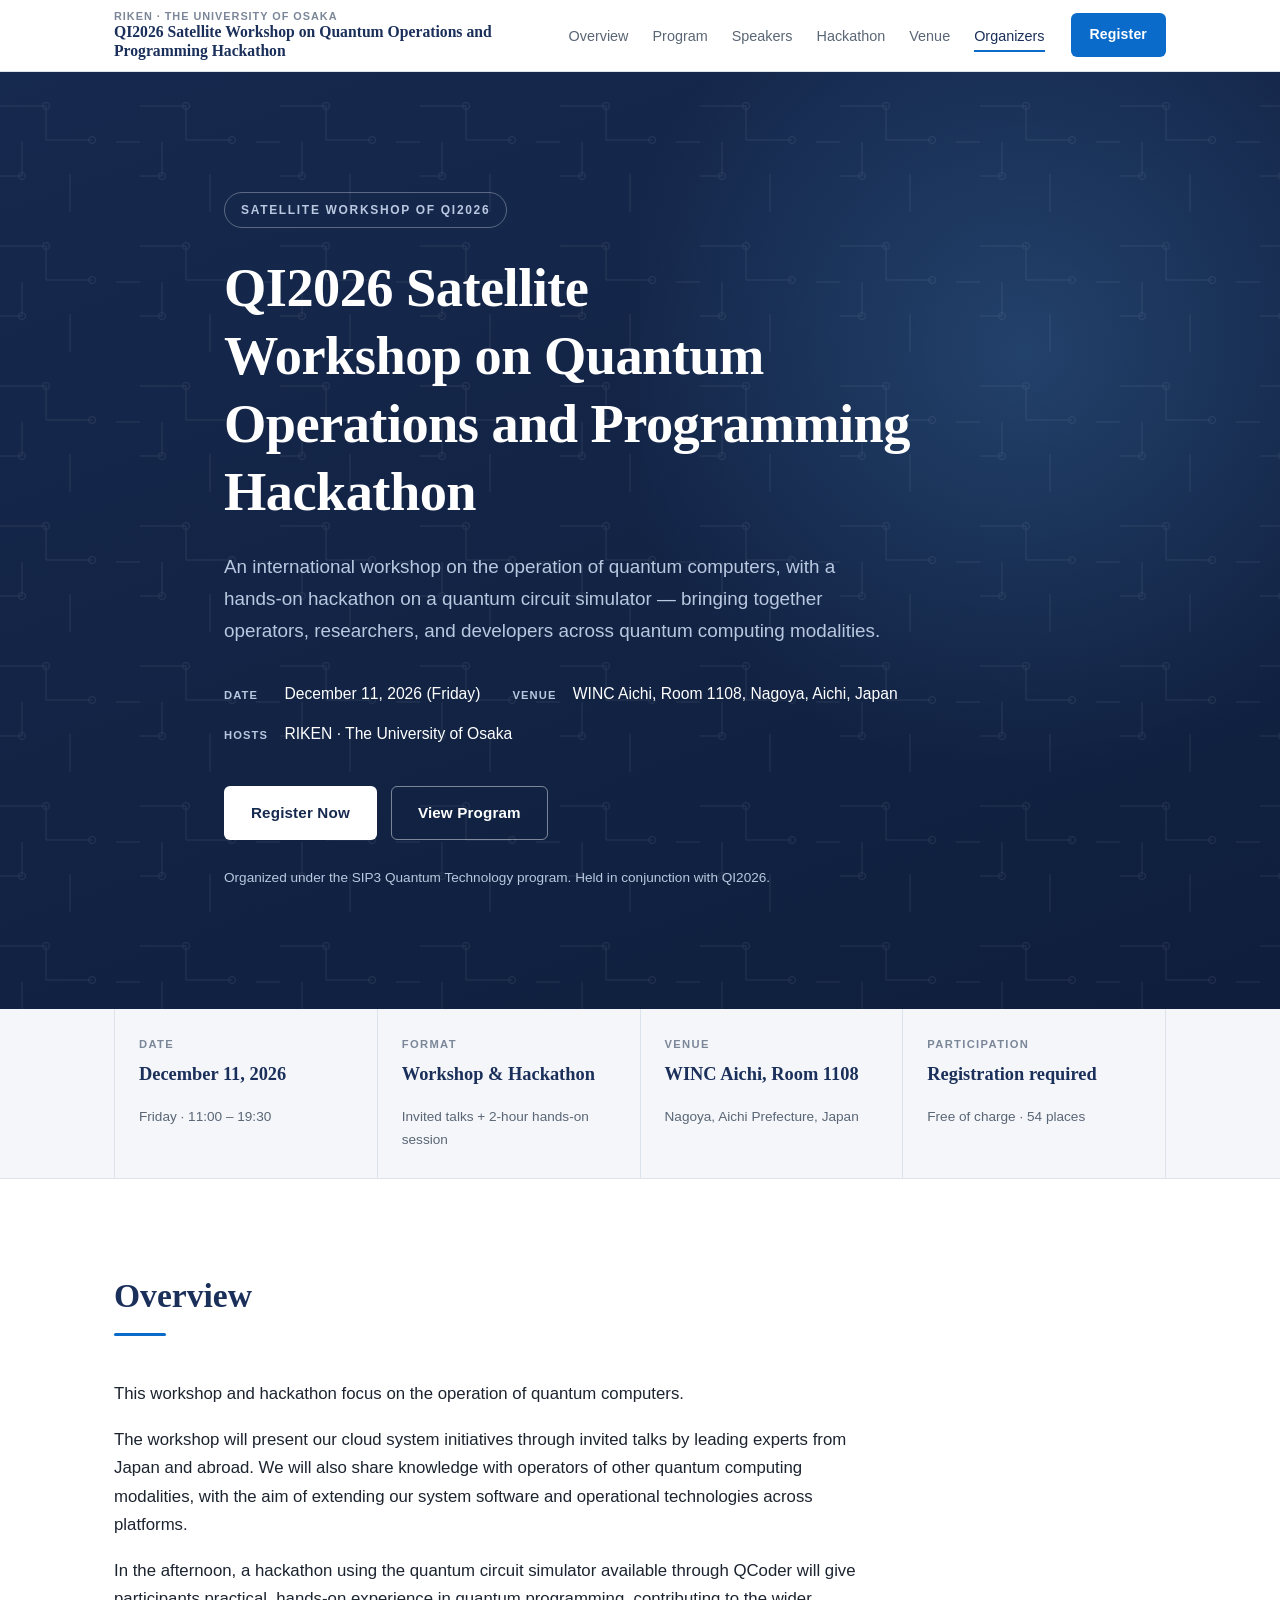
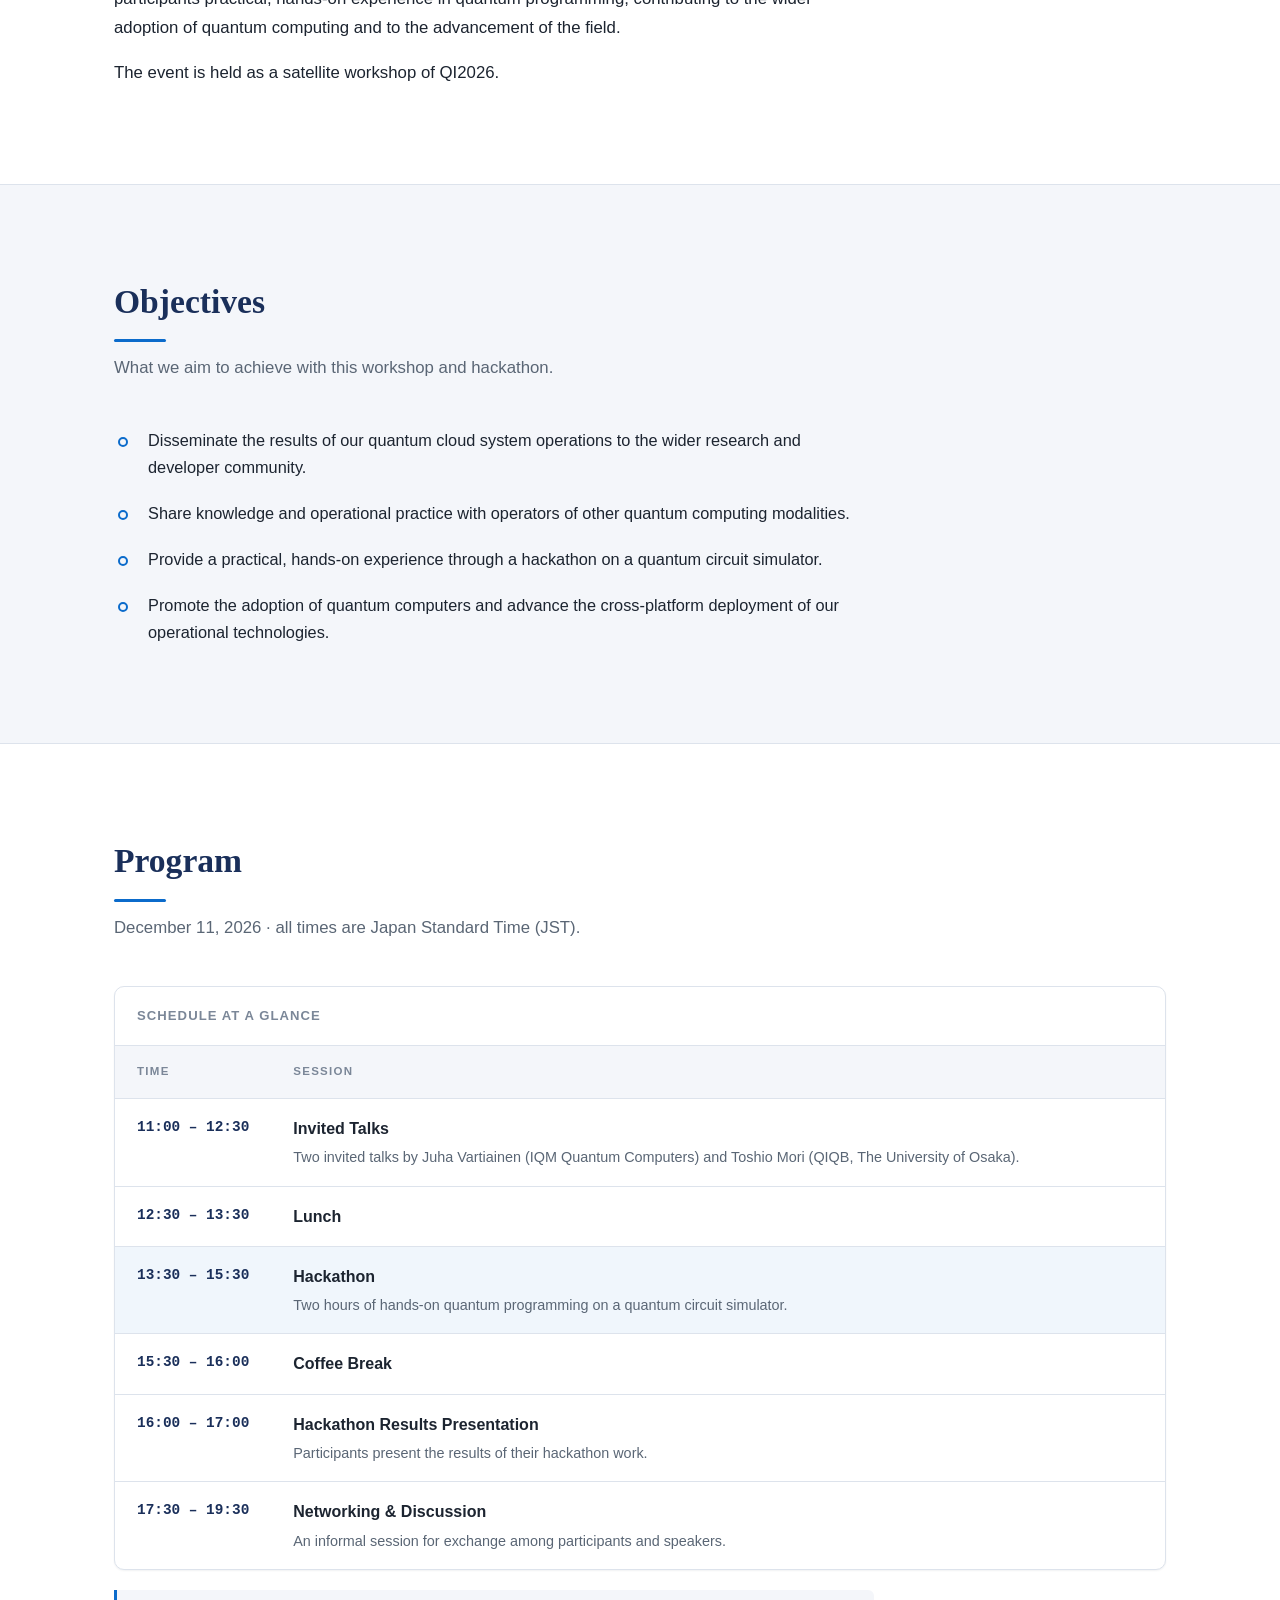
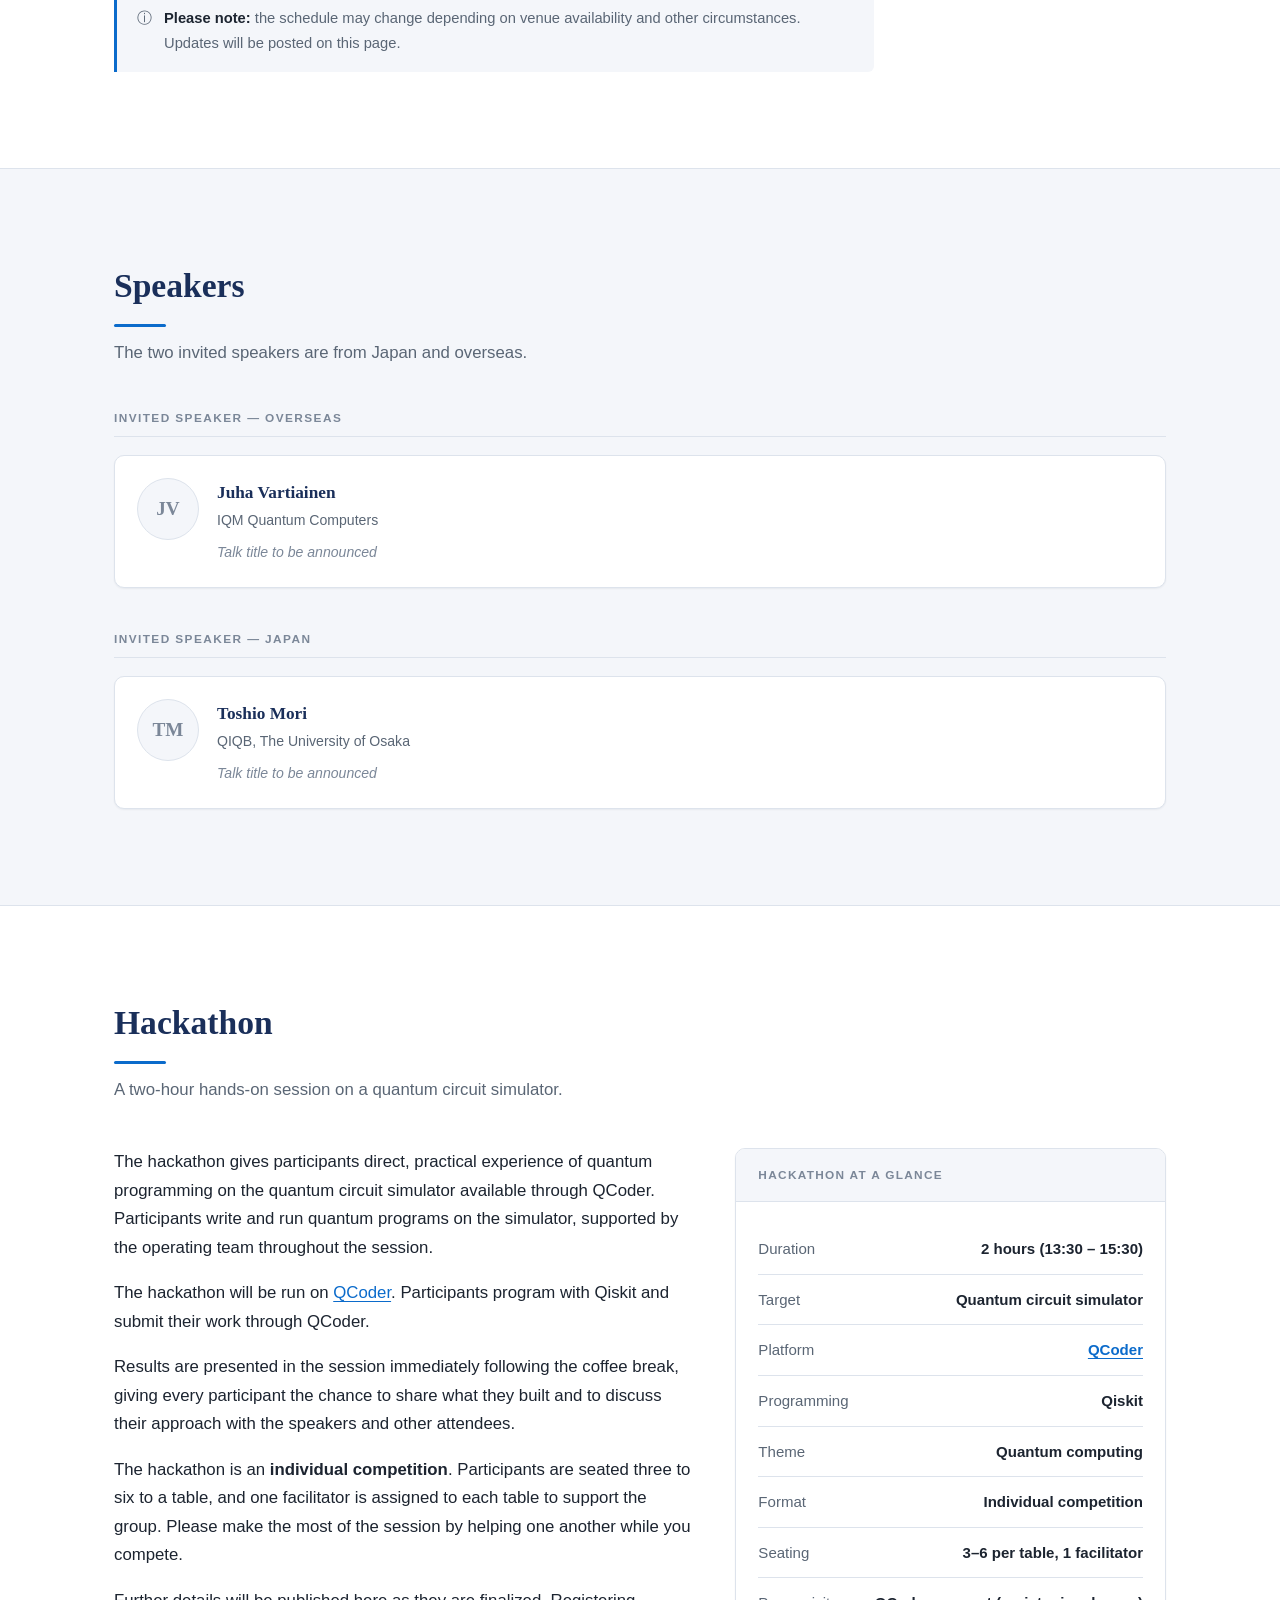
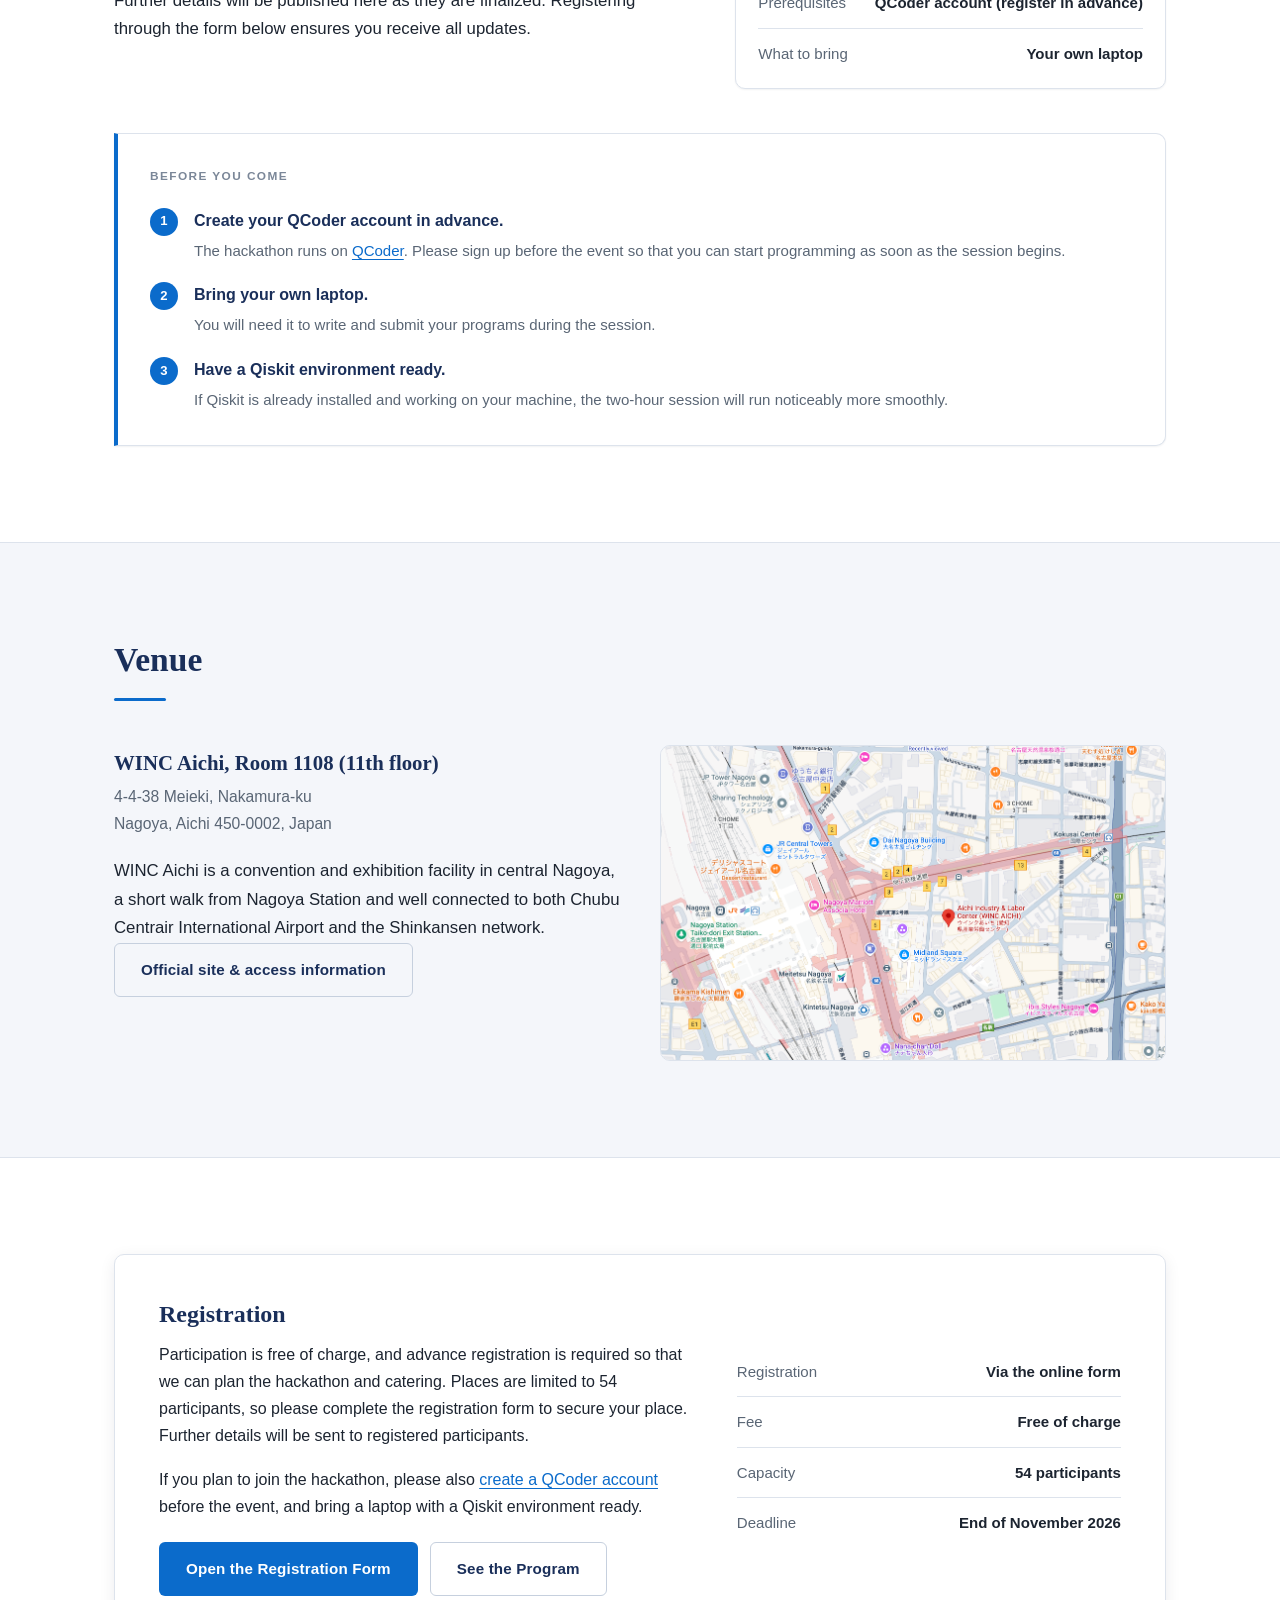
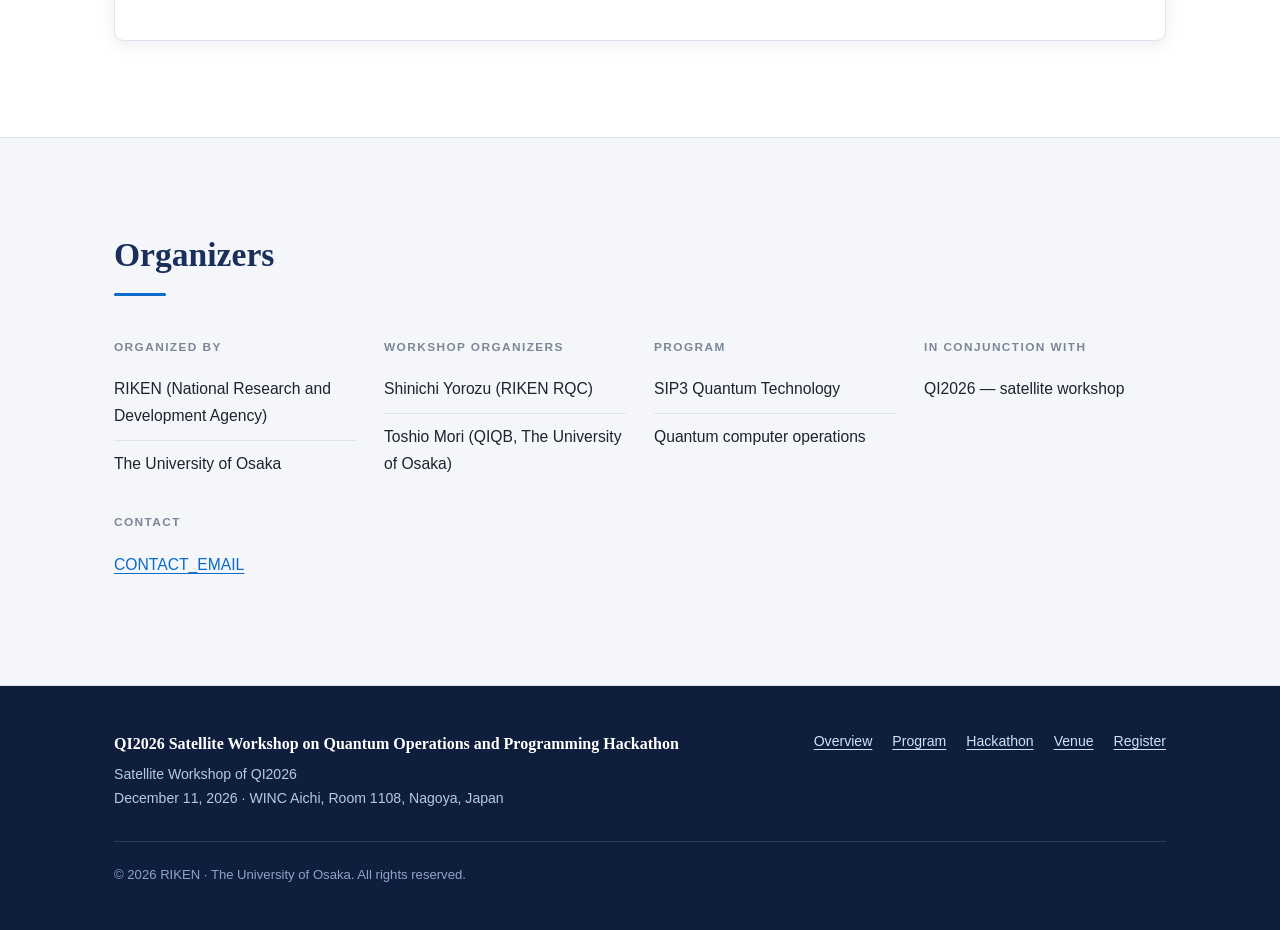
<file: index.html>
<!DOCTYPE html>
<html lang="en">
<head>
<meta charset="utf-8">
<meta name="viewport" content="width=device-width, initial-scale=1">

<!-- ===================================================================
     REPLACE BEFORE PUBLISHING
     1. Canonical / OGP URL    -> search for "example.org" (3 places)
     2. Speaker details        -> search for "To be announced"
     3. Venue address          -> search for "4-4-38"
     4. Contact e-mail         -> search for "CONTACT_EMAIL" (2 places)
     =================================================================== -->

<title>QI2026 Satellite Workshop on Quantum Operations and Programming Hackathon | Satellite Workshop of QI2026</title>
<meta name="description" content="An international workshop on quantum computer operations and a hands-on hackathon on a quantum circuit simulator. Invited talks, a hackathon, and a networking session. December 11, 2026, WINC Aichi, Nagoya, Japan. A satellite workshop of QI2026.">

<link rel="canonical" href="https://example.org/qi2026-wsh/">

<!-- Open Graph -->
<meta property="og:type" content="website">
<meta property="og:title" content="QI2026 Satellite Workshop on Quantum Operations and Programming Hackathon">
<meta property="og:description" content="International workshop on quantum operations and a hackathon on a quantum circuit simulator. December 11, 2026 — WINC Aichi, Nagoya. Satellite workshop of QI2026.">
<meta property="og:url" content="https://example.org/qi2026-wsh/">
<meta property="og:locale" content="en">

<!-- Twitter -->
<meta name="twitter:card" content="summary_large_image">
<meta name="twitter:title" content="QI2026 Satellite Workshop on Quantum Operations and Programming Hackathon">
<meta name="twitter:description" content="International workshop on quantum operations and a hackathon on a quantum circuit simulator. December 11, 2026 — WINC Aichi, Nagoya.">

<link rel="stylesheet" href="assets/css/style.css">
</head>
<body>

<a class="skip-link" href="#main">Skip to main content</a>

<!-- ==================== Header ==================== -->
<header class="site-header">
  <div class="container site-header__inner">
    <a class="brand" href="#top">
      <span class="brand__org">RIKEN &middot; The University of Osaka</span>
      <span class="brand__title">QI2026 Satellite Workshop on Quantum Operations and Programming Hackathon</span>
    </a>

    <nav class="nav" aria-label="Main">
      <ul class="nav__links" id="nav-links" data-open="false">
        <li><a href="#overview">Overview</a></li>
        <li><a href="#program">Program</a></li>
        <li><a href="#speakers">Speakers</a></li>
        <li><a href="#hackathon">Hackathon</a></li>
        <li><a href="#venue">Venue</a></li>
        <li><a href="#organizers">Organizers</a></li>
      </ul>

      <a class="btn btn--primary nav__cta" href="#registration">Register</a>

      <button class="nav-toggle" type="button" aria-expanded="false" aria-controls="nav-links" aria-label="Toggle navigation menu">
        <svg viewBox="0 0 24 24" fill="none" stroke="currentColor" stroke-width="2" stroke-linecap="round" aria-hidden="true">
          <path d="M3 6h18M3 12h18M3 18h18"/>
        </svg>
      </button>
    </nav>
  </div>
</header>

<main id="main">

  <!-- ==================== Hero ==================== -->
  <section class="hero" id="top">
    <div class="container hero__inner">
      <p class="hero__eyebrow">Satellite Workshop of QI2026</p>

      <h1>QI2026 Satellite Workshop on Quantum<br>Operations and Programming Hackathon</h1>

      <p class="hero__summary">
        An international workshop on the operation of quantum computers, with a
        hands-on hackathon on a quantum circuit simulator &mdash; bringing together
        operators, researchers, and developers across quantum computing modalities.
      </p>

      <ul class="hero__meta">
        <li>
          <span class="meta-label">Date</span>
          <span>December 11, 2026 (Friday)</span>
        </li>
        <li>
          <span class="meta-label">Venue</span>
          <span>WINC Aichi, Room 1108, Nagoya, Aichi, Japan</span>
        </li>
        <li>
          <span class="meta-label">Hosts</span>
          <span>RIKEN &middot; The University of Osaka</span>
        </li>
      </ul>

      <div class="hero__actions">
        <a class="btn btn--on-dark" href="#registration">Register Now</a>
        <a class="btn btn--on-dark-ghost" href="#program">View Program</a>
      </div>

      <p class="hero__note">
        Organized under the SIP3 Quantum Technology program. Held in conjunction with QI2026.
      </p>
    </div>
  </section>

  <!-- ==================== Fact strip ==================== -->
  <section class="facts" aria-label="Key facts">
    <div class="container">
      <div class="facts__grid">
        <div class="fact">
          <p class="fact__label">Date</p>
          <p class="fact__value">December 11, 2026</p>
          <p class="fact__sub">Friday &middot; 11:00 &ndash; 19:30</p>
        </div>
        <div class="fact">
          <p class="fact__label">Format</p>
          <p class="fact__value">Workshop &amp; Hackathon</p>
          <p class="fact__sub">Invited talks + 2-hour hands-on session</p>
        </div>
        <div class="fact">
          <p class="fact__label">Venue</p>
          <p class="fact__value">WINC Aichi, Room 1108</p>
          <p class="fact__sub">Nagoya, Aichi Prefecture, Japan</p>
        </div>
        <div class="fact">
          <p class="fact__label">Participation</p>
          <p class="fact__value">Registration required</p>
          <p class="fact__sub">Free of charge &middot; 54 places</p>
        </div>
      </div>
    </div>
  </section>

  <!-- ==================== Overview ==================== -->
  <section class="section" id="overview">
    <div class="container">
      <div class="section-head">
        <h2>Overview</h2>
      </div>

      <div class="prose">
        <p class="lead">
          This workshop and hackathon focus on the operation of quantum computers.
        </p>

        <p>
          The workshop will present our cloud system initiatives through invited
          talks by leading experts from Japan and abroad. We will also share
          knowledge with operators of other quantum computing modalities, with the
          aim of extending our system software and operational technologies across
          platforms.
        </p>

        <p>
          In the afternoon, a hackathon using the quantum circuit simulator
          available through QCoder will give participants practical, hands-on
          experience in quantum programming, contributing to the wider adoption of
          quantum computing and to the advancement of the field.
        </p>

        <p>
          The event is held as a satellite workshop of QI2026.
        </p>
      </div>
    </div>
  </section>

  <!-- ==================== Objectives ==================== -->
  <section class="section section--subtle" id="objectives">
    <div class="container">
      <div class="section-head">
        <h2>Objectives</h2>
        <p>What we aim to achieve with this workshop and hackathon.</p>
      </div>

      <ul class="objectives">
        <li>
          Disseminate the results of our quantum cloud system operations to the
          wider research and developer community.
        </li>
        <li>
          Share knowledge and operational practice with operators of other quantum
          computing modalities.
        </li>
        <li>
          Provide a practical, hands-on experience through a hackathon on a quantum
          circuit simulator.
        </li>
        <li>
          Promote the adoption of quantum computers and advance the cross-platform
          deployment of our operational technologies.
        </li>
      </ul>
    </div>
  </section>

  <!-- ==================== Program ==================== -->
  <section class="section" id="program">
    <div class="container">
      <div class="section-head">
        <h2>Program</h2>
        <p>December 11, 2026 &middot; all times are Japan Standard Time (JST).</p>
      </div>

      <div class="schedule-wrap">
        <table class="schedule">
          <caption>Schedule at a glance</caption>
          <thead>
            <tr>
              <th scope="col">Time</th>
              <th scope="col">Session</th>
            </tr>
          </thead>
          <tbody>
            <tr>
              <th scope="row">11:00 &ndash; 12:30</th>
              <td>
                <span class="session-title">Invited Talks</span>
                <span class="session-desc">Two invited talks by Juha Vartiainen (IQM Quantum Computers) and Toshio Mori (QIQB, The University of Osaka).</span>
              </td>
            </tr>
            <tr>
              <th scope="row">12:30 &ndash; 13:30</th>
              <td>
                <span class="session-title">Lunch</span>
              </td>
            </tr>
            <tr class="is-feature">
              <th scope="row">13:30 &ndash; 15:30</th>
              <td>
                <span class="session-title">Hackathon</span>
                <span class="session-desc">Two hours of hands-on quantum programming on a quantum circuit simulator.</span>
              </td>
            </tr>
            <tr>
              <th scope="row">15:30 &ndash; 16:00</th>
              <td>
                <span class="session-title">Coffee Break</span>
              </td>
            </tr>
            <tr>
              <th scope="row">16:00 &ndash; 17:00</th>
              <td>
                <span class="session-title">Hackathon Results Presentation</span>
                <span class="session-desc">Participants present the results of their hackathon work.</span>
              </td>
            </tr>
            <tr>
              <th scope="row">17:30 &ndash; 19:30</th>
              <td>
                <span class="session-title">Networking &amp; Discussion</span>
                <span class="session-desc">An informal session for exchange among participants and speakers.</span>
              </td>
            </tr>
          </tbody>
        </table>
      </div>

      <p class="note">
        <span aria-hidden="true">&#9432;</span>
        <span>
          <strong>Please note:</strong> the schedule may change depending on venue
          availability and other circumstances. Updates will be posted on this page.
        </span>
      </p>
    </div>
  </section>

  <!-- ==================== Speakers ==================== -->
  <section class="section section--subtle" id="speakers">
    <div class="container">
      <div class="section-head">
        <h2>Speakers</h2>
        <p>
          The two invited speakers are from Japan and overseas.
        </p>
      </div>

      <div class="speaker-group">
        <h3 class="speaker-group__title">Invited Speaker &mdash; Overseas</h3>
        <div class="card-grid">
          <article class="speaker">
            <div class="speaker__avatar" aria-hidden="true">JV</div>
            <div>
              <p class="speaker__name">
                <a href="https://www.linkedin.com/in/vartiainen/" target="_blank" rel="noopener noreferrer">Juha Vartiainen</a>
              </p>
              <p class="speaker__affil">IQM Quantum Computers</p>
              <p class="speaker__talk">Talk title to be announced</p>
            </div>
          </article>
        </div>
      </div>

      <div class="speaker-group">
        <h3 class="speaker-group__title">Invited Speaker &mdash; Japan</h3>
        <div class="card-grid">
          <article class="speaker">
            <div class="speaker__avatar" aria-hidden="true">TM</div>
            <div>
              <p class="speaker__name">
                <a href="https://researchmap.jp/forest1040" target="_blank" rel="noopener noreferrer">Toshio Mori</a>
              </p>
              <p class="speaker__affil">QIQB, The University of Osaka</p>
              <p class="speaker__talk">Talk title to be announced</p>
            </div>
          </article>
        </div>
      </div>
    </div>
  </section>

  <!-- ==================== Hackathon ==================== -->
  <section class="section" id="hackathon">
    <div class="container">
      <div class="section-head">
        <h2>Hackathon</h2>
        <p>A two-hour hands-on session on a quantum circuit simulator.</p>
      </div>

      <div class="hackathon-grid">
        <div class="prose">
          <p>
            The hackathon gives participants direct, practical experience of quantum
            programming on the quantum circuit simulator available through QCoder.
            Participants write and run quantum programs on the simulator, supported
            by the operating team throughout the session.
          </p>

          <p>
            The hackathon will be run on
            <a href="https://www.qcoder.jp/en" target="_blank" rel="noopener noreferrer">QCoder</a>.
            Participants program with Qiskit and submit their work through QCoder.
          </p>

          <p>
            Results are presented in the session immediately following the coffee
            break, giving every participant the chance to share what they built and
            to discuss their approach with the speakers and other attendees.
          </p>

          <p>
            The hackathon is an <strong>individual competition</strong>. Participants
            are seated three to six to a table, and one facilitator is assigned to
            each table to support the group. Please make the most of the session by
            helping one another while you compete.
          </p>

          <p>
            Further details will be published here as they are finalized. Registering
            through the form below ensures you receive all updates.
          </p>
        </div>

        <div class="info-panel">
          <p class="info-panel__head">Hackathon at a glance</p>
          <div class="info-panel__body">
            <ul class="info-list">
              <li>
                <span class="k">Duration</span>
                <span class="v">2 hours (13:30 &ndash; 15:30)</span>
              </li>
              <li>
                <span class="k">Target</span>
                <span class="v">Quantum circuit simulator</span>
              </li>
              <li>
                <span class="k">Platform</span>
                <span class="v"><a href="https://www.qcoder.jp/en" target="_blank" rel="noopener noreferrer">QCoder</a></span>
              </li>
              <li>
                <span class="k">Programming</span>
                <span class="v">Qiskit</span>
              </li>
              <li>
                <span class="k">Theme</span>
                <span class="v">Quantum computing</span>
              </li>
              <li>
                <span class="k">Format</span>
                <span class="v">Individual competition</span>
              </li>
              <li>
                <span class="k">Seating</span>
                <span class="v">3&ndash;6 per table, 1 facilitator</span>
              </li>
              <li>
                <span class="k">Prerequisites</span>
                <span class="v">QCoder account (register in advance)</span>
              </li>
              <li>
                <span class="k">What to bring</span>
                <span class="v">Your own laptop</span>
              </li>
            </ul>
          </div>
        </div>
      </div>

      <div class="prep">
        <p class="prep__title">Before you come</p>
        <ol class="prep__list">
          <li>
            <strong>Create your QCoder account in advance.</strong>
            <p>
              The hackathon runs on
              <a href="https://www.qcoder.jp/en" target="_blank" rel="noopener noreferrer">QCoder</a>.
              Please sign up before the event so that you can start programming as
              soon as the session begins.
            </p>
          </li>
          <li>
            <strong>Bring your own laptop.</strong>
            <p>
              You will need it to write and submit your programs during the session.
            </p>
          </li>
          <li>
            <strong>Have a Qiskit environment ready.</strong>
            <p>
              If Qiskit is already installed and working on your machine, the
              two-hour session will run noticeably more smoothly.
            </p>
          </li>
        </ol>
      </div>
    </div>
  </section>

  <!-- ==================== Venue ==================== -->
  <section class="section section--subtle" id="venue">
    <div class="container">
      <div class="section-head">
        <h2>Venue</h2>
      </div>

      <div class="venue-grid">
        <div>
          <p class="venue-name">
            <a href="https://www.winc-aichi.jp/" target="_blank" rel="noopener noreferrer">WINC Aichi</a>, Room 1108 (11th floor)
          </p>
          <address class="venue-address">
            <!-- TODO: confirm the official English address before publishing -->
            4-4-38 Meieki, Nakamura-ku<br>
            Nagoya, Aichi 450-0002, Japan
          </address>

          <div class="prose">
            <p>
              WINC Aichi is a convention and exhibition facility in central Nagoya,
              a short walk from Nagoya Station and well connected to both Chubu
              Centrair International Airport and the Shinkansen network.
            </p>
          </div>

          <p>
            <a class="btn btn--outline" href="https://www.winc-aichi.jp/" target="_blank" rel="noopener noreferrer">
              Official site &amp; access information
            </a>
          </p>
        </div>

        <a class="map-embed" href="https://www.winc-aichi.jp/" target="_blank" rel="noopener noreferrer">
          <img class="map-embed__img" src="assets/images/map.png" alt="Access map to WINC Aichi">
        </a>
      </div>
    </div>
  </section>

  <!-- ==================== Registration ==================== -->
  <section class="section" id="registration">
    <div class="container">
      <div class="register">
        <div>
          <h2>Registration</h2>
          <p>
            Participation is free of charge, and advance registration is required so
            that we can plan the hackathon and catering. Places are limited to 54
            participants, so please complete the registration form to secure your
            place. Further details will be sent to registered participants.
          </p>

          <p>
            If you plan to join the hackathon, please also
            <a href="https://www.qcoder.jp/en" target="_blank" rel="noopener noreferrer">create a QCoder account</a>
            before the event, and bring a laptop with a Qiskit environment ready.
          </p>

          <div class="register__actions">
            <a class="btn btn--primary" href="https://docs.google.com/forms/d/e/1FAIpQLScwicvvDMuYWFQWhmjP0XCl474MEN6DfRmh7FlA802h_ru5bw/viewform" target="_blank" rel="noopener noreferrer">
              Open the Registration Form
            </a>
            <a class="btn btn--outline" href="#program">See the Program</a>
          </div>
        </div>

        <div>
          <ul class="register__meta">
            <li>
              <span class="k">Registration</span>
              <span class="v">Via the online form</span>
            </li>
            <li>
              <span class="k">Fee</span>
              <span class="v">Free of charge</span>
            </li>
            <li>
              <span class="k">Capacity</span>
              <span class="v">54 participants</span>
            </li>
            <li>
              <span class="k">Deadline</span>
              <span class="v">End of November 2026</span>
            </li>
          </ul>
        </div>
      </div>
    </div>
  </section>

  <!-- ==================== Organizers ==================== -->
  <section class="section section--subtle" id="organizers">
    <div class="container">
      <div class="section-head">
        <h2>Organizers</h2>
      </div>

      <div class="org-grid">
        <div class="org-block">
          <h3>Organized by</h3>
          <ul>
            <li>RIKEN (National Research and Development Agency)</li>
            <li>The University of Osaka</li>
          </ul>
        </div>

        <div class="org-block">
          <h3>Workshop Organizers</h3>
          <ul>
            <li>Shinichi Yorozu (RIKEN RQC)</li>
            <li>Toshio Mori (QIQB, The University of Osaka)</li>
          </ul>
        </div>

        <div class="org-block">
          <h3>Program</h3>
          <ul>
            <li>SIP3 Quantum Technology</li>
            <li>Quantum computer operations</li>
          </ul>
        </div>

        <div class="org-block">
          <h3>In conjunction with</h3>
          <ul>
            <li>QI2026 &mdash; satellite workshop</li>
          </ul>
        </div>

        <div class="org-block">
          <h3>Contact</h3>
          <ul>
            <!-- TODO: replace with the real contact address -->
            <li><a href="mailto:CONTACT_EMAIL">CONTACT_EMAIL</a></li>
          </ul>
        </div>
      </div>
    </div>
  </section>

</main>

<!-- ==================== Footer ==================== -->
<footer class="site-footer">
  <div class="container">
    <div class="site-footer__inner">
      <div>
        <p class="site-footer__title">QI2026 Satellite Workshop on Quantum Operations and Programming Hackathon</p>
        <p>Satellite Workshop of QI2026<br>
           December 11, 2026 &middot; WINC Aichi, Room 1108, Nagoya, Japan</p>
      </div>

      <ul class="site-footer__links">
        <li><a href="#overview">Overview</a></li>
        <li><a href="#program">Program</a></li>
        <li><a href="#hackathon">Hackathon</a></li>
        <li><a href="#venue">Venue</a></li>
        <li><a href="#registration">Register</a></li>
      </ul>
    </div>

    <p class="site-footer__legal">
      &copy; <span id="year">2026</span> RIKEN &middot; The University of Osaka. All rights reserved.
    </p>
  </div>
</footer>

<script src="assets/js/main.js"></script>
</body>
</html>
</file>
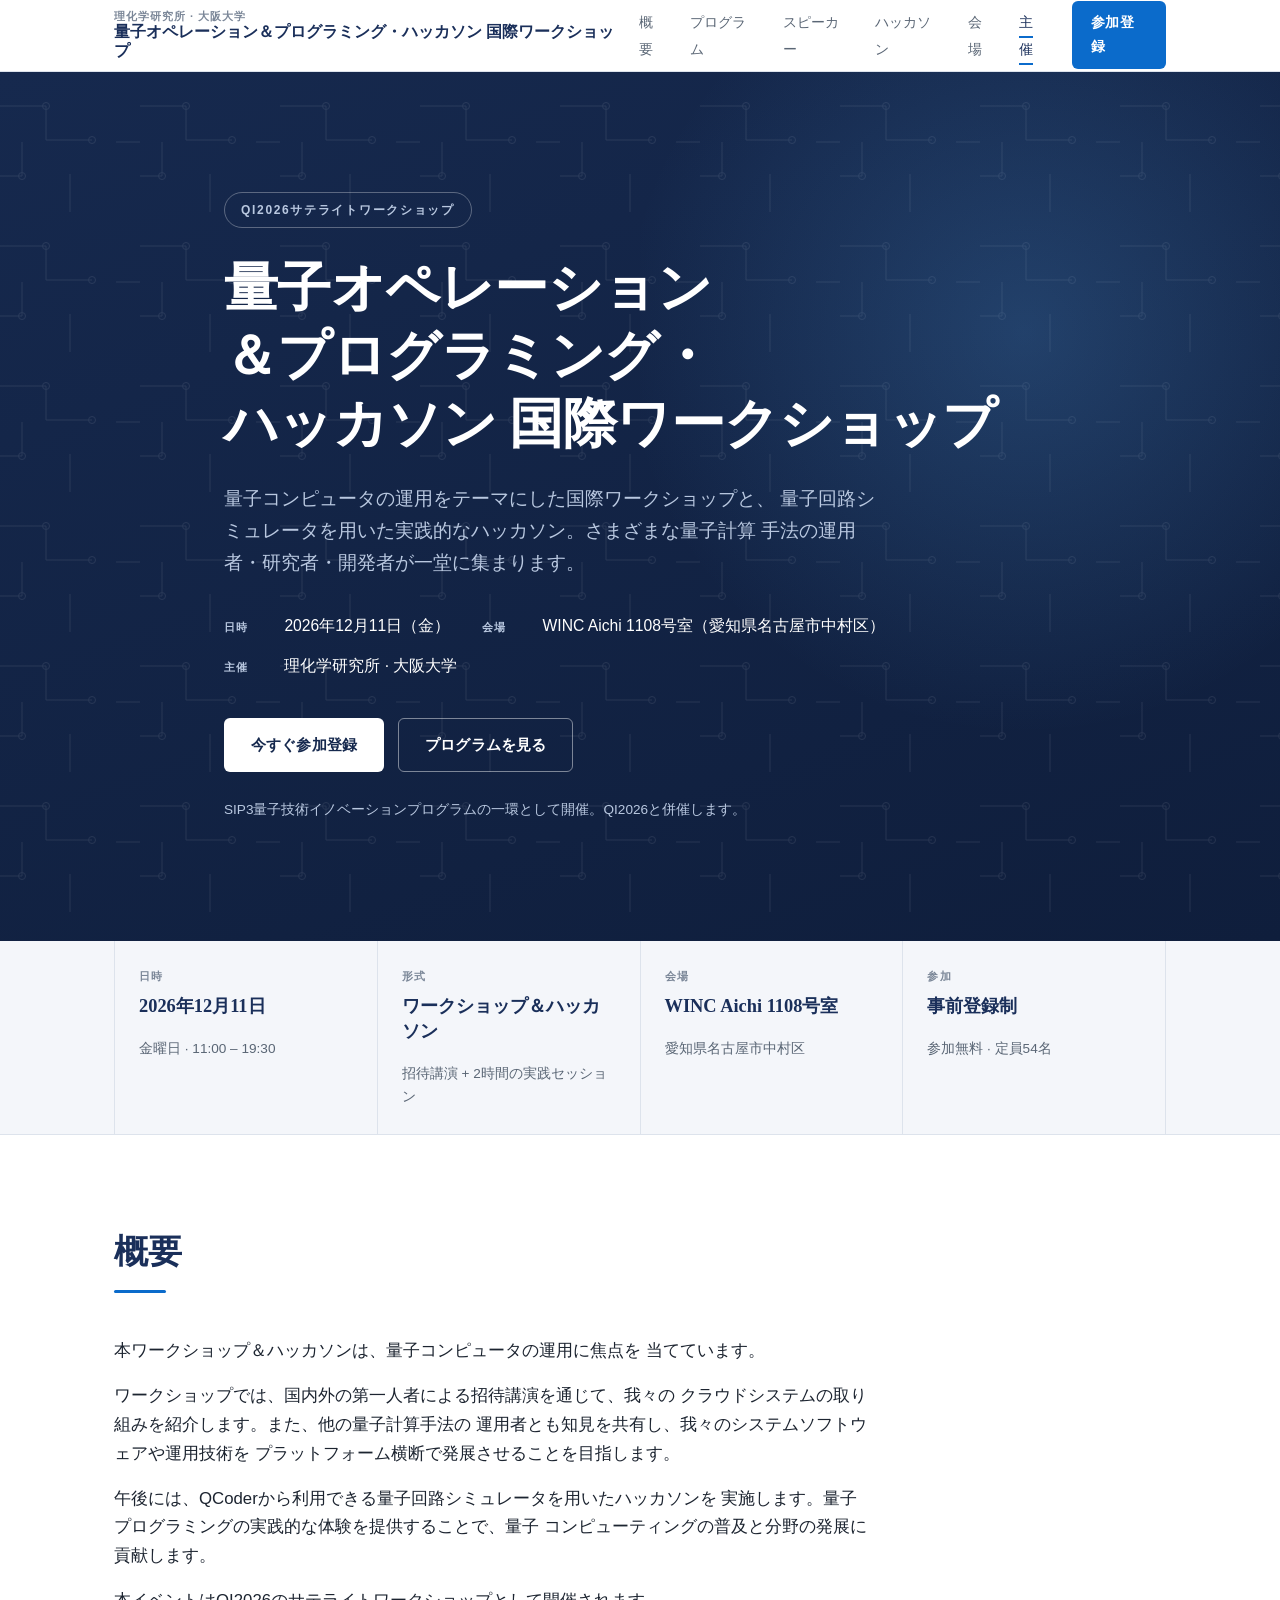
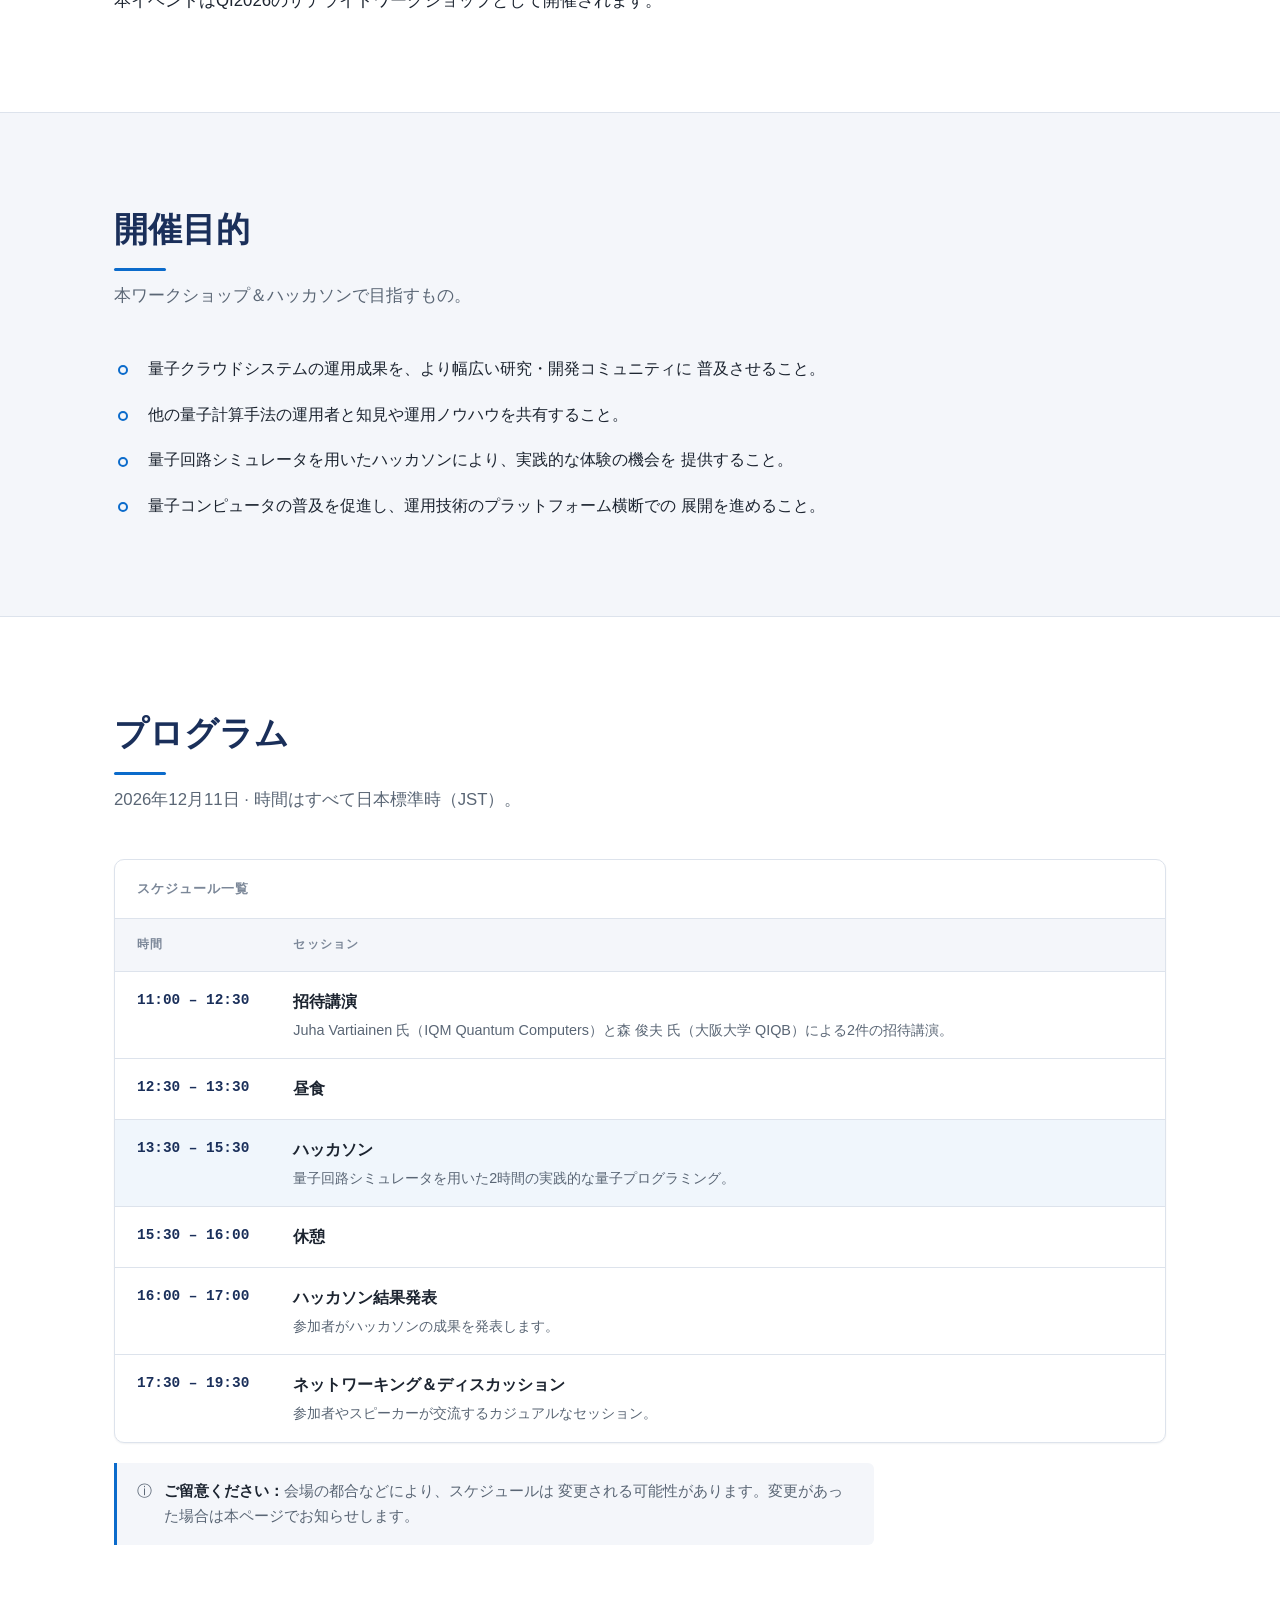
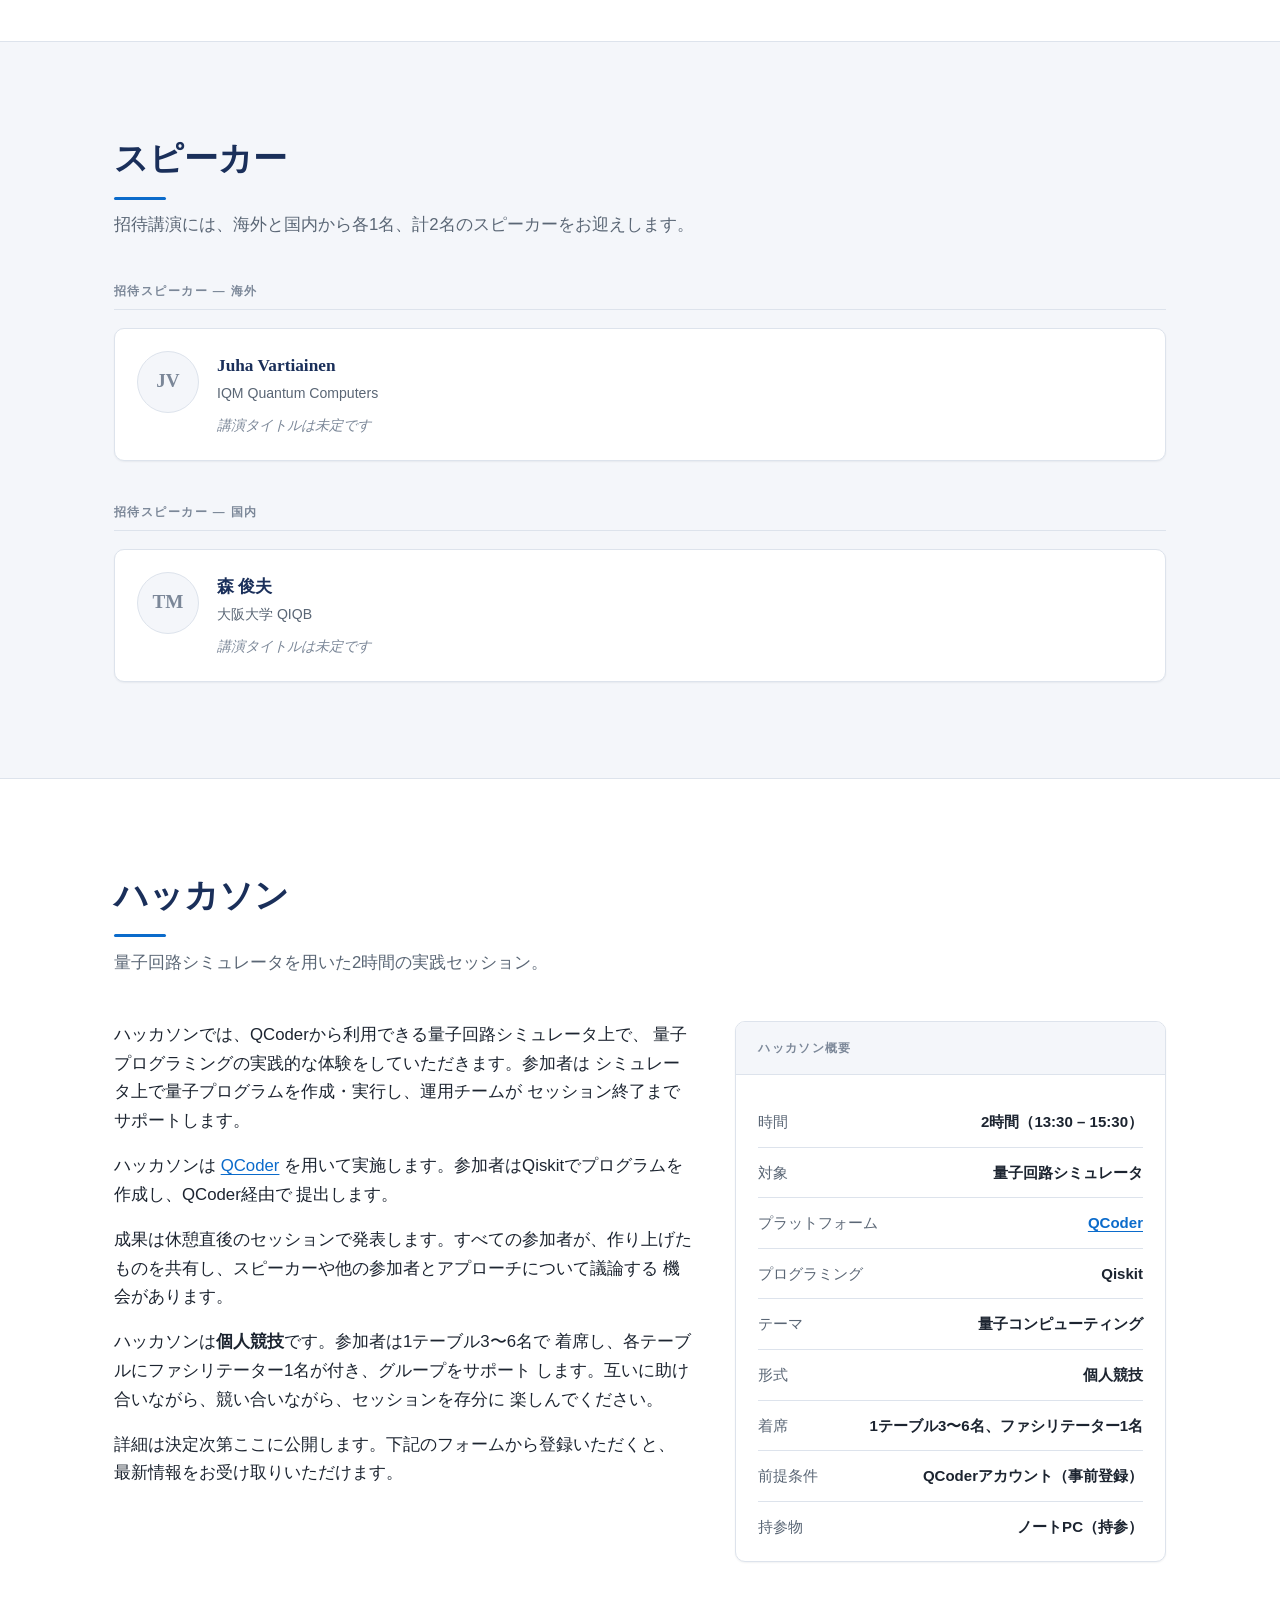
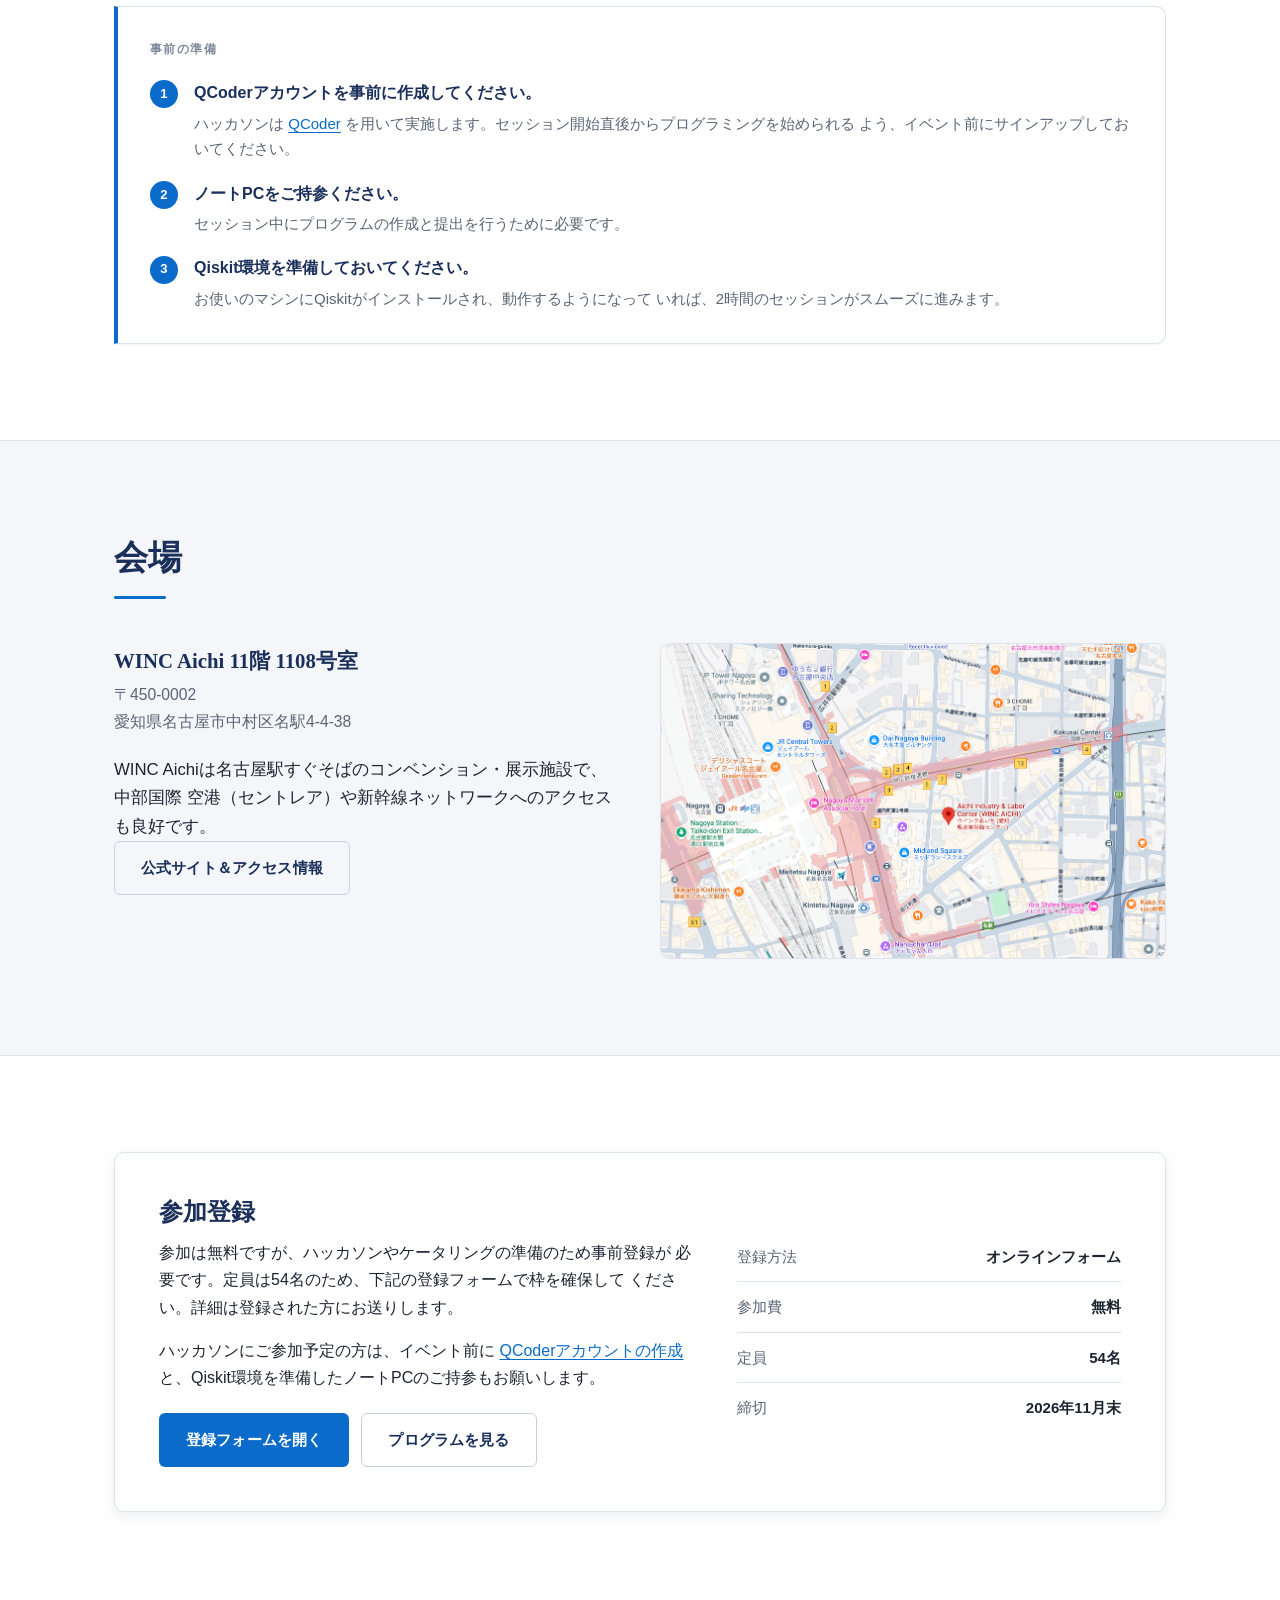
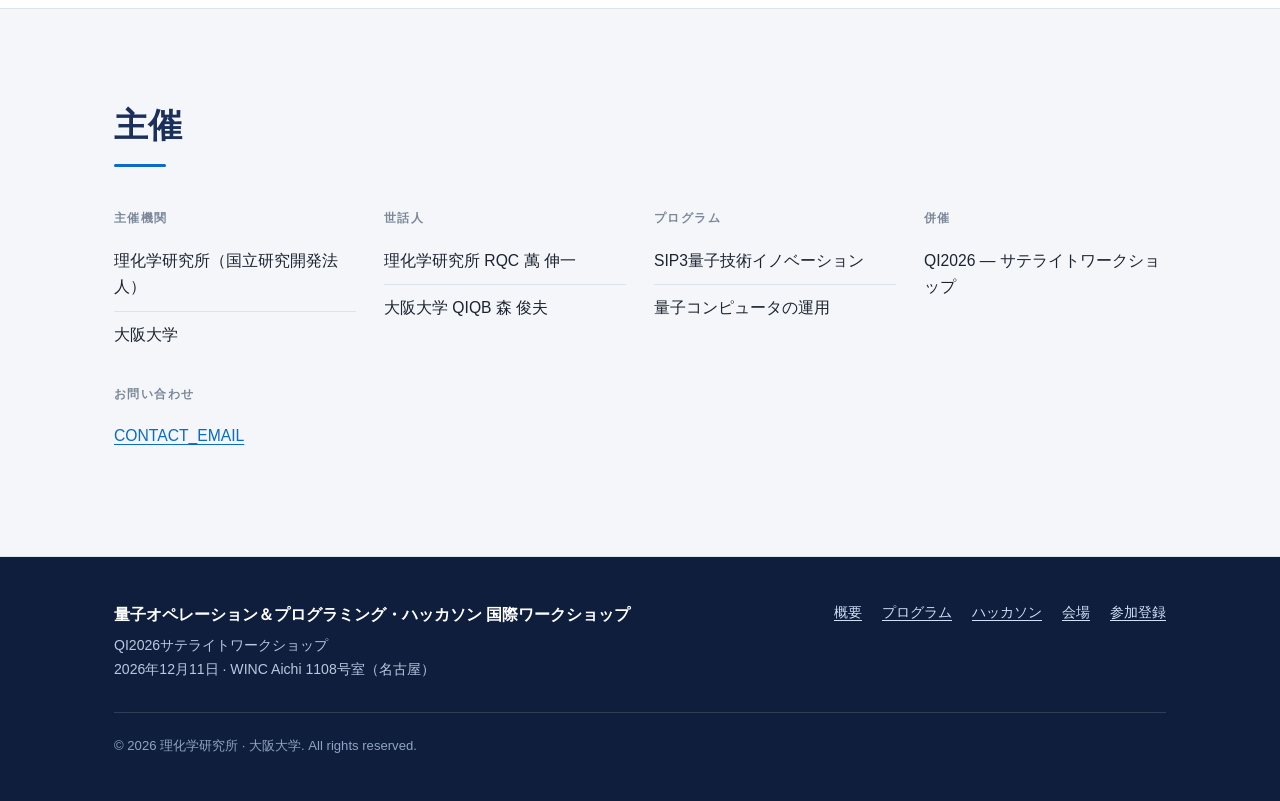
<file: index.ja.html>
<!DOCTYPE html>
<html lang="ja">
<head>
<meta charset="utf-8">
<meta name="viewport" content="width=device-width, initial-scale=1">

<!-- ===================================================================
     日本語版（監査・確認用） / Japanese translation for review
     本家: index.html と内容を同期させてください
     REPLACE BEFORE PUBLISHING
     1. Canonical / OGP URL    -> search for "example.org" (3 places)
     2. Speaker details        -> search for "未定"
     3. Venue address          -> search for "名駅4-4-38"
     4. Contact e-mail         -> search for "CONTACT_EMAIL" (2 places)
     =================================================================== -->

<title>量子オペレーション＆プログラミング・ハッカソン 国際ワークショップ | QI2026サテライトワークショップ</title>
<meta name="description" content="量子コンピュータの運用をテーマにした国際ワークショップと、量子回路シミュレータでの実践的ハッカソン。招待講演、ハッカソン、ネットワーキングを開催。2026年12月11日（金）、愛知県・WINC Aichi（名古屋）。QI2026サテライトワークショップ。">

<link rel="canonical" href="https://example.org/qi2026-wsh/index.ja.html">
<link rel="alternate" hreflang="en" href="https://example.org/qi2026-wsh/index.html">
<link rel="alternate" hreflang="ja" href="https://example.org/qi2026-wsh/index.ja.html">

<!-- Open Graph -->
<meta property="og:type" content="website">
<meta property="og:title" content="量子オペレーション＆プログラミング・ハッカソン 国際ワークショップ">
<meta property="og:description" content="量子オペレーションをテーマにした国際ワークショップと量子回路シミュレータでのハッカソン。2026年12月11日 — 愛知県・WINC Aichi（名古屋）。QI2026サテライトワークショップ。">
<meta property="og:url" content="https://example.org/qi2026-wsh/index.ja.html">
<meta property="og:locale" content="ja_JP">

<!-- Twitter -->
<meta name="twitter:card" content="summary_large_image">
<meta name="twitter:title" content="量子オペレーション＆プログラミング・ハッカソン 国際ワークショップ">
<meta name="twitter:description" content="量子オペレーションをテーマにした国際ワークショップと量子回路シミュレータでのハッカソン。2026年12月11日 — 愛知県・WINC Aichi（名古屋）。">

<link rel="stylesheet" href="assets/css/style.css">
</head>
<body>

<a class="skip-link" href="#main">本文へスキップ</a>

<!-- ==================== Header ==================== -->
<header class="site-header">
  <div class="container site-header__inner">
    <a class="brand" href="#top">
      <span class="brand__org">理化学研究所 &middot; 大阪大学</span>
      <span class="brand__title">量子オペレーション＆プログラミング・ハッカソン 国際ワークショップ</span>
    </a>

    <nav class="nav" aria-label="メインナビゲーション">
      <ul class="nav__links" id="nav-links" data-open="false">
        <li><a href="#overview">概要</a></li>
        <li><a href="#program">プログラム</a></li>
        <li><a href="#speakers">スピーカー</a></li>
        <li><a href="#hackathon">ハッカソン</a></li>
        <li><a href="#venue">会場</a></li>
        <li><a href="#organizers">主催</a></li>
      </ul>

      <a class="btn btn--primary nav__cta" href="#registration">参加登録</a>

      <button class="nav-toggle" type="button" aria-expanded="false" aria-controls="nav-links" aria-label="ナビゲーションメニューを開閉する">
        <svg viewBox="0 0 24 24" fill="none" stroke="currentColor" stroke-width="2" stroke-linecap="round" aria-hidden="true">
          <path d="M3 6h18M3 12h18M3 18h18"/>
        </svg>
      </button>
    </nav>
  </div>
</header>

<main id="main">

  <!-- ==================== Hero ==================== -->
  <section class="hero" id="top">
    <div class="container hero__inner">
      <p class="hero__eyebrow">QI2026サテライトワークショップ</p>

      <h1>量子オペレーション＆プログラミング・<br>ハッカソン 国際ワークショップ</h1>

      <p class="hero__summary">
        量子コンピュータの運用をテーマにした国際ワークショップと、
        量子回路シミュレータを用いた実践的なハッカソン。さまざまな量子計算
        手法の運用者・研究者・開発者が一堂に集まります。
      </p>

      <ul class="hero__meta">
        <li>
          <span class="meta-label">日時</span>
          <span>2026年12月11日（金）</span>
        </li>
        <li>
          <span class="meta-label">会場</span>
          <span>WINC Aichi 1108号室（愛知県名古屋市中村区）</span>
        </li>
        <li>
          <span class="meta-label">主催</span>
          <span>理化学研究所 &middot; 大阪大学</span>
        </li>
      </ul>

      <div class="hero__actions">
        <a class="btn btn--on-dark" href="#registration">今すぐ参加登録</a>
        <a class="btn btn--on-dark-ghost" href="#program">プログラムを見る</a>
      </div>

      <p class="hero__note">
        SIP3量子技術イノベーションプログラムの一環として開催。QI2026と併催します。
      </p>
    </div>
  </section>

  <!-- ==================== Fact strip ==================== -->
  <section class="facts" aria-label="概要情報">
    <div class="container">
      <div class="facts__grid">
        <div class="fact">
          <p class="fact__label">日時</p>
          <p class="fact__value">2026年12月11日</p>
          <p class="fact__sub">金曜日 &middot; 11:00 &ndash; 19:30</p>
        </div>
        <div class="fact">
          <p class="fact__label">形式</p>
          <p class="fact__value">ワークショップ＆ハッカソン</p>
          <p class="fact__sub">招待講演 + 2時間の実践セッション</p>
        </div>
        <div class="fact">
          <p class="fact__label">会場</p>
          <p class="fact__value">WINC Aichi 1108号室</p>
          <p class="fact__sub">愛知県名古屋市中村区</p>
        </div>
        <div class="fact">
          <p class="fact__label">参加</p>
          <p class="fact__value">事前登録制</p>
          <p class="fact__sub">参加無料 &middot; 定員54名</p>
        </div>
      </div>
    </div>
  </section>

  <!-- ==================== Overview ==================== -->
  <section class="section" id="overview">
    <div class="container">
      <div class="section-head">
        <h2>概要</h2>
      </div>

      <div class="prose">
        <p class="lead">
          本ワークショップ＆ハッカソンは、量子コンピュータの運用に焦点を
          当てています。
        </p>

        <p>
          ワークショップでは、国内外の第一人者による招待講演を通じて、我々の
          クラウドシステムの取り組みを紹介します。また、他の量子計算手法の
          運用者とも知見を共有し、我々のシステムソフトウェアや運用技術を
          プラットフォーム横断で発展させることを目指します。
        </p>

        <p>
          午後には、QCoderから利用できる量子回路シミュレータを用いたハッカソンを
          実施します。量子プログラミングの実践的な体験を提供することで、量子
          コンピューティングの普及と分野の発展に貢献します。
        </p>

        <p>
          本イベントはQI2026のサテライトワークショップとして開催されます。
        </p>
      </div>
    </div>
  </section>

  <!-- ==================== Objectives ==================== -->
  <section class="section section--subtle" id="objectives">
    <div class="container">
      <div class="section-head">
        <h2>開催目的</h2>
        <p>本ワークショップ＆ハッカソンで目指すもの。</p>
      </div>

      <ul class="objectives">
        <li>
          量子クラウドシステムの運用成果を、より幅広い研究・開発コミュニティに
          普及させること。
        </li>
        <li>
          他の量子計算手法の運用者と知見や運用ノウハウを共有すること。
        </li>
        <li>
          量子回路シミュレータを用いたハッカソンにより、実践的な体験の機会を
          提供すること。
        </li>
        <li>
          量子コンピュータの普及を促進し、運用技術のプラットフォーム横断での
          展開を進めること。
        </li>
      </ul>
    </div>
  </section>

  <!-- ==================== Program ==================== -->
  <section class="section" id="program">
    <div class="container">
      <div class="section-head">
        <h2>プログラム</h2>
        <p>2026年12月11日 &middot; 時間はすべて日本標準時（JST）。</p>
      </div>

      <div class="schedule-wrap">
        <table class="schedule">
          <caption>スケジュール一覧</caption>
          <thead>
            <tr>
              <th scope="col">時間</th>
              <th scope="col">セッション</th>
            </tr>
          </thead>
          <tbody>
            <tr>
              <th scope="row">11:00 &ndash; 12:30</th>
              <td>
                <span class="session-title">招待講演</span>
                <span class="session-desc">Juha Vartiainen 氏（IQM Quantum Computers）と森 俊夫 氏（大阪大学 QIQB）による2件の招待講演。</span>
              </td>
            </tr>
            <tr>
              <th scope="row">12:30 &ndash; 13:30</th>
              <td>
                <span class="session-title">昼食</span>
              </td>
            </tr>
            <tr class="is-feature">
              <th scope="row">13:30 &ndash; 15:30</th>
              <td>
                <span class="session-title">ハッカソン</span>
                <span class="session-desc">量子回路シミュレータを用いた2時間の実践的な量子プログラミング。</span>
              </td>
            </tr>
            <tr>
              <th scope="row">15:30 &ndash; 16:00</th>
              <td>
                <span class="session-title">休憩</span>
              </td>
            </tr>
            <tr>
              <th scope="row">16:00 &ndash; 17:00</th>
              <td>
                <span class="session-title">ハッカソン結果発表</span>
                <span class="session-desc">参加者がハッカソンの成果を発表します。</span>
              </td>
            </tr>
            <tr>
              <th scope="row">17:30 &ndash; 19:30</th>
              <td>
                <span class="session-title">ネットワーキング＆ディスカッション</span>
                <span class="session-desc">参加者やスピーカーが交流するカジュアルなセッション。</span>
              </td>
            </tr>
          </tbody>
        </table>
      </div>

      <p class="note">
        <span aria-hidden="true">&#9432;</span>
        <span>
          <strong>ご留意ください：</strong>会場の都合などにより、スケジュールは
          変更される可能性があります。変更があった場合は本ページでお知らせします。
        </span>
      </p>
    </div>
  </section>

  <!-- ==================== Speakers ==================== -->
  <section class="section section--subtle" id="speakers">
    <div class="container">
      <div class="section-head">
        <h2>スピーカー</h2>
        <p>
          招待講演には、海外と国内から各1名、計2名のスピーカーをお迎えします。
        </p>
      </div>

      <div class="speaker-group">
        <h3 class="speaker-group__title">招待スピーカー &mdash; 海外</h3>
        <div class="card-grid">
          <article class="speaker">
            <div class="speaker__avatar" aria-hidden="true">JV</div>
            <div>
              <p class="speaker__name">
                <a href="https://www.linkedin.com/in/vartiainen/" target="_blank" rel="noopener noreferrer">Juha Vartiainen</a>
              </p>
              <p class="speaker__affil">IQM Quantum Computers</p>
              <p class="speaker__talk">講演タイトルは未定です</p>
            </div>
          </article>
        </div>
      </div>

      <div class="speaker-group">
        <h3 class="speaker-group__title">招待スピーカー &mdash; 国内</h3>
        <div class="card-grid">
          <article class="speaker">
            <div class="speaker__avatar" aria-hidden="true">TM</div>
            <div>
              <p class="speaker__name">
                <a href="https://researchmap.jp/forest1040" target="_blank" rel="noopener noreferrer">森 俊夫</a>
              </p>
              <p class="speaker__affil">大阪大学 QIQB</p>
              <p class="speaker__talk">講演タイトルは未定です</p>
            </div>
          </article>
        </div>
      </div>
    </div>
  </section>

  <!-- ==================== Hackathon ==================== -->
  <section class="section" id="hackathon">
    <div class="container">
      <div class="section-head">
        <h2>ハッカソン</h2>
        <p>量子回路シミュレータを用いた2時間の実践セッション。</p>
      </div>

      <div class="hackathon-grid">
        <div class="prose">
          <p>
            ハッカソンでは、QCoderから利用できる量子回路シミュレータ上で、
            量子プログラミングの実践的な体験をしていただきます。参加者は
            シミュレータ上で量子プログラムを作成・実行し、運用チームが
            セッション終了までサポートします。
          </p>

          <p>
            ハッカソンは
            <a href="https://www.qcoder.jp/en" target="_blank" rel="noopener noreferrer">QCoder</a>
            を用いて実施します。参加者はQiskitでプログラムを作成し、QCoder経由で
            提出します。
          </p>

          <p>
            成果は休憩直後のセッションで発表します。すべての参加者が、作り上げた
            ものを共有し、スピーカーや他の参加者とアプローチについて議論する
            機会があります。
          </p>

          <p>
            ハッカソンは<strong>個人競技</strong>です。参加者は1テーブル3〜6名で
            着席し、各テーブルにファシリテーター1名が付き、グループをサポート
            します。互いに助け合いながら、競い合いながら、セッションを存分に
            楽しんでください。
          </p>

          <p>
            詳細は決定次第ここに公開します。下記のフォームから登録いただくと、
            最新情報をお受け取りいただけます。
          </p>
        </div>

        <div class="info-panel">
          <p class="info-panel__head">ハッカソン概要</p>
          <div class="info-panel__body">
            <ul class="info-list">
              <li>
                <span class="k">時間</span>
                <span class="v">2時間（13:30 &ndash; 15:30）</span>
              </li>
              <li>
                <span class="k">対象</span>
                <span class="v">量子回路シミュレータ</span>
              </li>
              <li>
                <span class="k">プラットフォーム</span>
                <span class="v"><a href="https://www.qcoder.jp/en" target="_blank" rel="noopener noreferrer">QCoder</a></span>
              </li>
              <li>
                <span class="k">プログラミング</span>
                <span class="v">Qiskit</span>
              </li>
              <li>
                <span class="k">テーマ</span>
                <span class="v">量子コンピューティング</span>
              </li>
              <li>
                <span class="k">形式</span>
                <span class="v">個人競技</span>
              </li>
              <li>
                <span class="k">着席</span>
                <span class="v">1テーブル3〜6名、ファシリテーター1名</span>
              </li>
              <li>
                <span class="k">前提条件</span>
                <span class="v">QCoderアカウント（事前登録）</span>
              </li>
              <li>
                <span class="k">持参物</span>
                <span class="v">ノートPC（持参）</span>
              </li>
            </ul>
          </div>
        </div>
      </div>

      <div class="prep">
        <p class="prep__title">事前の準備</p>
        <ol class="prep__list">
          <li>
            <strong>QCoderアカウントを事前に作成してください。</strong>
            <p>
              ハッカソンは
              <a href="https://www.qcoder.jp/en" target="_blank" rel="noopener noreferrer">QCoder</a>
              を用いて実施します。セッション開始直後からプログラミングを始められる
              よう、イベント前にサインアップしておいてください。
            </p>
          </li>
          <li>
            <strong>ノートPCをご持参ください。</strong>
            <p>
              セッション中にプログラムの作成と提出を行うために必要です。
            </p>
          </li>
          <li>
            <strong>Qiskit環境を準備しておいてください。</strong>
            <p>
              お使いのマシンにQiskitがインストールされ、動作するようになって
              いれば、2時間のセッションがスムーズに進みます。
            </p>
          </li>
        </ol>
      </div>
    </div>
  </section>

  <!-- ==================== Venue ==================== -->
  <section class="section section--subtle" id="venue">
    <div class="container">
      <div class="section-head">
        <h2>会場</h2>
      </div>

      <div class="venue-grid">
        <div>
          <p class="venue-name">
            <a href="https://www.winc-aichi.jp/" target="_blank" rel="noopener noreferrer">WINC Aichi</a> 11階 1108号室
          </p>
          <address class="venue-address">
            〒450-0002<br>
            愛知県名古屋市中村区名駅4-4-38
          </address>

          <div class="prose">
            <p>
              WINC Aichiは名古屋駅すぐそばのコンベンション・展示施設で、中部国際
              空港（セントレア）や新幹線ネットワークへのアクセスも良好です。
            </p>
          </div>

          <p>
            <a class="btn btn--outline" href="https://www.winc-aichi.jp/" target="_blank" rel="noopener noreferrer">
              公式サイト＆アクセス情報
            </a>
          </p>
        </div>

        <a class="map-embed" href="https://www.winc-aichi.jp/" target="_blank" rel="noopener noreferrer">
          <img class="map-embed__img" src="assets/images/map.png" alt="WINC Aichi へのアクセス地図">
        </a>
      </div>
    </div>
  </section>

  <!-- ==================== Registration ==================== -->
  <section class="section" id="registration">
    <div class="container">
      <div class="register">
        <div>
          <h2>参加登録</h2>
          <p>
            参加は無料ですが、ハッカソンやケータリングの準備のため事前登録が
            必要です。定員は54名のため、下記の登録フォームで枠を確保して
            ください。詳細は登録された方にお送りします。
          </p>

          <p>
            ハッカソンにご参加予定の方は、イベント前に
            <a href="https://www.qcoder.jp/en" target="_blank" rel="noopener noreferrer">QCoderアカウントの作成</a>
            と、Qiskit環境を準備したノートPCのご持参もお願いします。
          </p>

          <div class="register__actions">
            <a class="btn btn--primary" href="https://docs.google.com/forms/d/e/1FAIpQLScwicvvDMuYWFQWhmjP0XCl474MEN6DfRmh7FlA802h_ru5bw/viewform" target="_blank" rel="noopener noreferrer">
              登録フォームを開く
            </a>
            <a class="btn btn--outline" href="#program">プログラムを見る</a>
          </div>
        </div>

        <div>
          <ul class="register__meta">
            <li>
              <span class="k">登録方法</span>
              <span class="v">オンラインフォーム</span>
            </li>
            <li>
              <span class="k">参加費</span>
              <span class="v">無料</span>
            </li>
            <li>
              <span class="k">定員</span>
              <span class="v">54名</span>
            </li>
            <li>
              <span class="k">締切</span>
              <span class="v">2026年11月末</span>
            </li>
          </ul>
        </div>
      </div>
    </div>
  </section>

  <!-- ==================== Organizers ==================== -->
  <section class="section section--subtle" id="organizers">
    <div class="container">
      <div class="section-head">
        <h2>主催</h2>
      </div>

      <div class="org-grid">
        <div class="org-block">
          <h3>主催機関</h3>
          <ul>
            <li>理化学研究所（国立研究開発法人）</li>
            <li>大阪大学</li>
          </ul>
        </div>

        <div class="org-block">
          <h3>世話人</h3>
          <ul>
            <li>理化学研究所 RQC 萬 伸一</li>
            <li>大阪大学 QIQB 森 俊夫</li>
          </ul>
        </div>

        <div class="org-block">
          <h3>プログラム</h3>
          <ul>
            <li>SIP3量子技術イノベーション</li>
            <li>量子コンピュータの運用</li>
          </ul>
        </div>

        <div class="org-block">
          <h3>併催</h3>
          <ul>
            <li>QI2026 &mdash; サテライトワークショップ</li>
          </ul>
        </div>

        <div class="org-block">
          <h3>お問い合わせ</h3>
          <ul>
            <!-- TODO: 実際の連絡先アドレスに差し替える -->
            <li><a href="mailto:CONTACT_EMAIL">CONTACT_EMAIL</a></li>
          </ul>
        </div>
      </div>
    </div>
  </section>

</main>

<!-- ==================== Footer ==================== -->
<footer class="site-footer">
  <div class="container">
    <div class="site-footer__inner">
      <div>
        <p class="site-footer__title">量子オペレーション＆プログラミング・ハッカソン 国際ワークショップ</p>
        <p>QI2026サテライトワークショップ<br>
           2026年12月11日 &middot; WINC Aichi 1108号室（名古屋）</p>
      </div>

      <ul class="site-footer__links">
        <li><a href="#overview">概要</a></li>
        <li><a href="#program">プログラム</a></li>
        <li><a href="#hackathon">ハッカソン</a></li>
        <li><a href="#venue">会場</a></li>
        <li><a href="#registration">参加登録</a></li>
      </ul>
    </div>

    <p class="site-footer__legal">
      &copy; <span id="year">2026</span> 理化学研究所 &middot; 大阪大学. All rights reserved.
    </p>
  </div>
</footer>

<script src="assets/js/main.js"></script>
</body>
</html>
</file>
<file: assets/css/style.css>
/* ==========================================================================
   Quantum Programming with Japanese Quantum Computers
   Satellite Workshop of QI2026
   ========================================================================== */

/* --- Design tokens ------------------------------------------------------- */

:root {
  /* Surfaces */
  --bg: #ffffff;
  --bg-subtle: #f4f6fa;
  --bg-elevated: #ffffff;

  /* Text */
  --text: #1c2430;
  --text-muted: #5a6675;
  --text-faint: #7b8798;

  /* Brand */
  --primary: #1a2f5a;
  --primary-soft: #2c4a80;
  --accent: #0b6bcb;
  --accent-hover: #0957a6;
  --accent-contrast: #ffffff;

  /* Lines */
  --border: #dde3ec;
  --border-strong: #c6d0de;

  /* Hero */
  --hero-bg: #16294e;
  --hero-bg-2: #0f1e3c;
  --hero-text: #ffffff;
  --hero-muted: #b9c8e0;

  /* Effects */
  --shadow-sm: 0 1px 2px rgba(16, 28, 48, 0.06);
  --shadow-md: 0 4px 16px rgba(16, 28, 48, 0.08);
  --radius: 6px;
  --radius-lg: 10px;

  /* Metrics */
  --header-h: 68px;
  --container: 1100px;
  --measure: 760px;

  /* Type */
  --font-serif: Georgia, "Times New Roman", "Hiragino Mincho ProN", "Yu Mincho", serif;
  --font-sans: -apple-system, BlinkMacSystemFont, "Segoe UI", Roboto,
    "Helvetica Neue", Arial, "Noto Sans", sans-serif;
  --font-mono: ui-monospace, SFMono-Regular, "SF Mono", Menlo, Consolas, monospace;
}

@media (prefers-color-scheme: dark) {
  :root {
    --bg: #0e1420;
    --bg-subtle: #161e2e;
    --bg-elevated: #131b29;

    --text: #e6ebf2;
    --text-muted: #9aa8bb;
    --text-faint: #7b8798;

    --primary: #7ea6e8;
    --primary-soft: #9dbdf0;
    --accent: #5aa9f0;
    --accent-hover: #7fbcf5;
    --accent-contrast: #0b1220;

    --border: #28334a;
    --border-strong: #3a4864;

    --hero-bg: #0b1526;
    --hero-bg-2: #070e1a;
    --hero-text: #f2f6fc;
    --hero-muted: #9fb3d0;

    --shadow-sm: 0 1px 2px rgba(0, 0, 0, 0.4);
    --shadow-md: 0 4px 16px rgba(0, 0, 0, 0.45);
  }
}

/* --- Reset / base -------------------------------------------------------- */

*,
*::before,
*::after {
  box-sizing: border-box;
}

html {
  scroll-behavior: smooth;
  scroll-padding-top: calc(var(--header-h) + 16px);
  -webkit-text-size-adjust: 100%;
}

body {
  margin: 0;
  background: var(--bg);
  color: var(--text);
  font-family: var(--font-sans);
  font-size: 16px;
  line-height: 1.7;
  -webkit-font-smoothing: antialiased;
  -moz-osx-font-smoothing: grayscale;
}

h1,
h2,
h3,
h4 {
  font-family: var(--font-serif);
  font-weight: 700;
  line-height: 1.25;
  color: var(--primary);
  margin: 0 0 0.5em;
  text-wrap: balance;
}

p {
  margin: 0 0 1em;
}

p:last-child {
  margin-bottom: 0;
}

a {
  color: var(--accent);
  text-decoration-thickness: 1px;
  text-underline-offset: 3px;
}

a:hover {
  color: var(--accent-hover);
}

img {
  max-width: 100%;
  height: auto;
  display: block;
}

ul,
ol {
  padding-left: 1.25em;
}

li + li {
  margin-top: 0.35em;
}

:focus-visible {
  outline: 3px solid var(--accent);
  outline-offset: 2px;
  border-radius: 2px;
}

/* Skip link */
.skip-link {
  position: absolute;
  left: -9999px;
  top: 0;
  z-index: 200;
  background: var(--accent);
  color: var(--accent-contrast);
  padding: 12px 20px;
  border-radius: 0 0 var(--radius) 0;
  font-weight: 600;
}

.skip-link:focus {
  left: 0;
  color: var(--accent-contrast);
}

/* --- Layout helpers ------------------------------------------------------ */

.container {
  width: 100%;
  max-width: var(--container);
  margin-inline: auto;
  padding-inline: 24px;
}

.section {
  padding-block: clamp(56px, 8vw, 96px);
}

.section--subtle {
  background: var(--bg-subtle);
  border-block: 1px solid var(--border);
}

.section-head {
  margin-bottom: clamp(28px, 4vw, 44px);
  max-width: var(--measure);
}

.section-head h2 {
  font-size: clamp(1.6rem, 3.4vw, 2.1rem);
  margin-bottom: 0.35em;
}

.section-head h2::after {
  content: "";
  display: block;
  width: 52px;
  height: 3px;
  background: var(--accent);
  margin-top: 0.5em;
  border-radius: 2px;
}

.section-head p {
  color: var(--text-muted);
  font-size: 1.05rem;
}

.prose {
  max-width: var(--measure);
}

.prose p {
  font-size: 1.05rem;
  color: var(--text);
}

.lead {
  font-size: 1.15rem;
  color: var(--text-muted);
}

/* --- Buttons ------------------------------------------------------------- */

.btn {
  display: inline-flex;
  align-items: center;
  justify-content: center;
  gap: 8px;
  padding: 13px 26px;
  border-radius: var(--radius);
  font-family: var(--font-sans);
  font-size: 0.95rem;
  font-weight: 600;
  letter-spacing: 0.01em;
  text-decoration: none;
  border: 1px solid transparent;
  cursor: pointer;
  transition: background-color 0.15s ease, border-color 0.15s ease,
    color 0.15s ease, transform 0.15s ease;
}

.btn:active {
  transform: translateY(1px);
}

.btn--primary {
  background: var(--accent);
  color: var(--accent-contrast);
}

.btn--primary:hover {
  background: var(--accent-hover);
  color: var(--accent-contrast);
}

.btn--outline {
  border-color: var(--border-strong);
  color: var(--primary);
  background: transparent;
}

.btn--outline:hover {
  border-color: var(--accent);
  color: var(--accent);
}

/* On the dark hero */
.btn--on-dark {
  background: #ffffff;
  color: #16294e;
}

.btn--on-dark:hover {
  background: #e8eef8;
  color: #16294e;
}

.btn--on-dark-ghost {
  border-color: rgba(255, 255, 255, 0.45);
  color: #ffffff;
  background: transparent;
}

.btn--on-dark-ghost:hover {
  border-color: #ffffff;
  background: rgba(255, 255, 255, 0.1);
  color: #ffffff;
}

/* --- Header / nav -------------------------------------------------------- */

.site-header {
  position: sticky;
  top: 0;
  z-index: 100;
  /* Fallback for browsers without color-mix() */
  background: var(--bg);
  background: color-mix(in srgb, var(--bg) 88%, transparent);
  backdrop-filter: saturate(180%) blur(12px);
  -webkit-backdrop-filter: saturate(180%) blur(12px);
  border-bottom: 1px solid var(--border);
}

@supports not (backdrop-filter: blur(1px)) {
  .site-header {
    background: var(--bg);
  }
}

.site-header__inner {
  display: flex;
  align-items: center;
  justify-content: space-between;
  gap: 16px;
  min-height: var(--header-h);
}

.brand {
  display: flex;
  flex-direction: column;
  text-decoration: none;
  color: var(--primary);
  line-height: 1.2;
  padding-block: 10px;
}

.brand__org {
  font-size: 0.68rem;
  letter-spacing: 0.09em;
  text-transform: uppercase;
  color: var(--text-faint);
  font-weight: 600;
}

.brand__title {
  font-family: var(--font-serif);
  font-weight: 700;
  font-size: 0.98rem;
}

.nav {
  display: flex;
  align-items: center;
  gap: 26px;
}

.nav__links {
  display: flex;
  align-items: center;
  gap: 24px;
  list-style: none;
  margin: 0;
  padding: 0;
}

/* Reset the global `li + li` prose spacing. Left in place, it offsets every
   item but the first, so "Overview" sits visibly higher than the rest. */
.nav__links li {
  margin: 0;
}

.nav__links a {
  color: var(--text-muted);
  text-decoration: none;
  font-size: 0.9rem;
  font-weight: 500;
  padding-block: 6px;
  border-bottom: 2px solid transparent;
  transition: color 0.15s ease, border-color 0.15s ease;
}

.nav__links a:hover,
.nav__links a[aria-current="true"] {
  color: var(--primary);
  border-bottom-color: var(--accent);
}

.nav__cta {
  padding: 9px 18px;
  font-size: 0.88rem;
}

.nav-toggle {
  display: none;
  background: transparent;
  border: 1px solid var(--border-strong);
  border-radius: var(--radius);
  width: 42px;
  height: 38px;
  padding: 0;
  cursor: pointer;
  color: var(--primary);
  align-items: center;
  justify-content: center;
}

.nav-toggle svg {
  width: 20px;
  height: 20px;
}

@media (max-width: 900px) {
  .nav__links {
    display: none;
    position: absolute;
    top: 100%;
    left: 0;
    right: 0;
    flex-direction: column;
    align-items: stretch;
    gap: 0;
    background: var(--bg-elevated);
    border-bottom: 1px solid var(--border);
    box-shadow: var(--shadow-md);
    padding: 8px 24px 16px;
  }

  .nav__links[data-open="true"] {
    display: flex;
  }

  .nav__links a {
    display: block;
    padding: 12px 0;
    border-bottom: 1px solid var(--border);
    font-size: 0.95rem;
  }

  .nav__links a:hover,
  .nav__links a[aria-current="true"] {
    border-bottom-color: var(--border);
  }

  .nav-toggle {
    display: inline-flex;
  }

  .nav {
    gap: 12px;
  }
}

@media (max-width: 520px) {
  .brand__title {
    font-size: 0.86rem;
  }

  .nav__cta {
    display: none;
  }
}

/* --- Hero ---------------------------------------------------------------- */

.hero {
  position: relative;
  overflow: hidden;
  background: linear-gradient(160deg, var(--hero-bg) 0%, var(--hero-bg-2) 100%);
  color: var(--hero-text);
  padding-block: clamp(64px, 11vw, 120px);
}

.hero::before {
  content: "";
  position: absolute;
  inset: 0;
  background-image: url("data:image/svg+xml,%3Csvg xmlns='http://www.w3.org/2000/svg' width='140' height='140' viewBox='0 0 140 140'%3E%3Cg fill='none' stroke='%23ffffff' stroke-width='1'%3E%3Cpath d='M0 34h46v34h46'/%3E%3Cpath d='M0 104h22V70'/%3E%3Cpath d='M140 70h-24'/%3E%3Cpath d='M70 140v-38'/%3E%3Ccircle cx='46' cy='34' r='3.5'/%3E%3Ccircle cx='92' cy='68' r='3.5'/%3E%3Ccircle cx='22' cy='104' r='3.5'/%3E%3C/g%3E%3C/svg%3E");
  background-size: 140px 140px;
  opacity: 0.09;
  pointer-events: none;
}

.hero::after {
  content: "";
  position: absolute;
  top: -30%;
  right: -10%;
  width: 60%;
  height: 120%;
  background: radial-gradient(
    circle at center,
    rgba(90, 169, 240, 0.22) 0%,
    rgba(90, 169, 240, 0) 62%
  );
  pointer-events: none;
}

.hero__inner {
  position: relative;
  z-index: 1;
  max-width: 880px;
}

.hero__eyebrow {
  display: inline-block;
  font-size: 0.75rem;
  font-weight: 700;
  letter-spacing: 0.14em;
  text-transform: uppercase;
  color: var(--hero-muted);
  border: 1px solid rgba(255, 255, 255, 0.3);
  border-radius: 999px;
  padding: 7px 16px;
  margin-bottom: 26px;
}

.hero h1 {
  color: var(--hero-text);
  font-size: clamp(2rem, 5.4vw, 3.4rem);
  margin-bottom: 0.45em;
  letter-spacing: -0.01em;
}

.hero__summary {
  font-size: clamp(1rem, 1.9vw, 1.18rem);
  color: var(--hero-muted);
  max-width: 660px;
  margin-bottom: 34px;
}

.hero__meta {
  display: flex;
  flex-wrap: wrap;
  gap: 14px 32px;
  list-style: none;
  margin: 0 0 38px;
  padding: 0;
}

.hero__meta li {
  display: flex;
  align-items: baseline;
  gap: 10px;
  margin: 0;
  font-size: 0.98rem;
  color: var(--hero-text);
}

.hero__meta .meta-label {
  font-size: 0.7rem;
  font-weight: 700;
  letter-spacing: 0.1em;
  text-transform: uppercase;
  color: var(--hero-muted);
  min-width: 4.5em;
}

.hero__actions {
  display: flex;
  flex-wrap: wrap;
  gap: 14px;
}

.hero__note {
  margin-top: 26px;
  font-size: 0.85rem;
  color: var(--hero-muted);
}

/* --- Fact strip ---------------------------------------------------------- */

.facts {
  background: var(--bg-subtle);
  border-bottom: 1px solid var(--border);
}

.facts__grid {
  display: grid;
  grid-template-columns: repeat(auto-fit, minmax(200px, 1fr));
  gap: 1px;
  background: var(--border);
  border-inline: 1px solid var(--border);
}

.fact {
  background: var(--bg-subtle);
  padding: 26px 24px;
}

.fact__label {
  font-size: 0.7rem;
  font-weight: 700;
  letter-spacing: 0.12em;
  text-transform: uppercase;
  color: var(--text-faint);
  margin-bottom: 8px;
}

.fact__value {
  font-family: var(--font-serif);
  font-size: 1.15rem;
  font-weight: 700;
  color: var(--primary);
  line-height: 1.35;
}

.fact__sub {
  font-size: 0.85rem;
  color: var(--text-muted);
  margin-top: 4px;
}

/* --- Objectives list ----------------------------------------------------- */

.objectives {
  list-style: none;
  padding: 0;
  margin: 0;
  display: grid;
  gap: 18px;
  max-width: var(--measure);
}

.objectives li {
  position: relative;
  padding-left: 34px;
  margin: 0;
  font-size: 1.02rem;
}

.objectives li::before {
  content: "";
  position: absolute;
  left: 4px;
  top: 0.62em;
  width: 10px;
  height: 10px;
  border: 2px solid var(--accent);
  border-radius: 50%;
}

/* --- Schedule table ------------------------------------------------------ */

.schedule-wrap {
  border: 1px solid var(--border);
  border-radius: var(--radius-lg);
  overflow: hidden;
  background: var(--bg-elevated);
  box-shadow: var(--shadow-sm);
}

table.schedule {
  width: 100%;
  border-collapse: collapse;
  font-size: 1rem;
}

table.schedule caption {
  caption-side: top;
  text-align: left;
  padding: 18px 22px;
  font-size: 0.82rem;
  letter-spacing: 0.08em;
  text-transform: uppercase;
  font-weight: 700;
  color: var(--text-faint);
  border-bottom: 1px solid var(--border);
}

table.schedule th,
table.schedule td {
  text-align: left;
  padding: 16px 22px;
  border-bottom: 1px solid var(--border);
  vertical-align: top;
}

table.schedule thead th {
  font-size: 0.72rem;
  letter-spacing: 0.11em;
  text-transform: uppercase;
  color: var(--text-faint);
  font-weight: 700;
  background: var(--bg-subtle);
  font-family: var(--font-sans);
}

table.schedule tbody tr:last-child th,
table.schedule tbody tr:last-child td {
  border-bottom: 0;
}

table.schedule tbody th {
  font-family: var(--font-mono);
  font-size: 0.9rem;
  font-weight: 600;
  color: var(--primary);
  white-space: nowrap;
  width: 1%;
}

table.schedule .session-title {
  font-weight: 600;
  color: var(--text);
}

table.schedule .session-desc {
  display: block;
  font-size: 0.9rem;
  color: var(--text-muted);
  margin-top: 3px;
}

/* Highlight the hackathon row */
table.schedule tbody tr.is-feature th,
table.schedule tbody tr.is-feature td {
  background: rgba(11, 107, 203, 0.06);
  background: color-mix(in srgb, var(--accent) 6%, transparent);
}

@media (max-width: 640px) {
  table.schedule th,
  table.schedule td {
    padding: 13px 16px;
  }

  table.schedule tbody th {
    font-size: 0.82rem;
  }

  .schedule-wrap {
    border-radius: var(--radius);
  }
}

.note {
  display: flex;
  gap: 12px;
  align-items: flex-start;
  margin-top: 20px;
  padding: 16px 20px;
  background: var(--bg-subtle);
  border-left: 3px solid var(--accent);
  border-radius: 0 var(--radius) var(--radius) 0;
  font-size: 0.92rem;
  color: var(--text-muted);
  max-width: var(--measure);
}

.note strong {
  color: var(--text);
}

/* --- Speaker cards ------------------------------------------------------- */

.speaker-group + .speaker-group {
  margin-top: 44px;
}

.speaker-group__title {
  font-family: var(--font-sans);
  font-size: 0.74rem;
  font-weight: 700;
  letter-spacing: 0.12em;
  text-transform: uppercase;
  color: var(--text-faint);
  margin: 0 0 18px;
  padding-bottom: 10px;
  border-bottom: 1px solid var(--border);
}

.card-grid {
  display: grid;
  grid-template-columns: repeat(auto-fit, minmax(250px, 1fr));
  gap: 22px;
}

.speaker {
  display: flex;
  gap: 18px;
  align-items: flex-start;
  padding: 22px;
  border: 1px solid var(--border);
  border-radius: var(--radius-lg);
  background: var(--bg-elevated);
  box-shadow: var(--shadow-sm);
}

.speaker__avatar {
  flex: 0 0 62px;
  width: 62px;
  height: 62px;
  border-radius: 50%;
  background: var(--bg-subtle);
  border: 1px solid var(--border);
  display: flex;
  align-items: center;
  justify-content: center;
  font-family: var(--font-serif);
  font-size: 1.2rem;
  font-weight: 700;
  color: var(--text-faint);
}

.speaker__avatar img {
  width: 100%;
  height: 100%;
  object-fit: cover;
  border-radius: 50%;
}

.speaker__name {
  font-family: var(--font-serif);
  font-size: 1.08rem;
  font-weight: 700;
  color: var(--primary);
  margin: 0 0 2px;
}

/* A confirmed speaker's name links to their profile page */
.speaker__name a {
  color: inherit;
  text-decoration: none;
}

.speaker__name a:hover {
  color: var(--accent);
  text-decoration: underline;
  text-underline-offset: 3px;
}

.speaker__affil {
  font-size: 0.88rem;
  color: var(--text-muted);
  margin: 0;
}

.speaker__talk {
  font-size: 0.88rem;
  color: var(--text-faint);
  font-style: italic;
  margin: 8px 0 0;
}

/* --- Hackathon ----------------------------------------------------------- */

.hackathon-grid {
  display: grid;
  grid-template-columns: minmax(0, 1.35fr) minmax(0, 1fr);
  gap: 40px;
  align-items: start;
}

@media (max-width: 900px) {
  .hackathon-grid {
    grid-template-columns: 1fr;
    gap: 32px;
  }
}

.info-panel {
  border: 1px solid var(--border);
  border-radius: var(--radius-lg);
  background: var(--bg-elevated);
  overflow: hidden;
  box-shadow: var(--shadow-sm);
}

.info-panel__head {
  padding: 16px 22px;
  background: var(--bg-subtle);
  border-bottom: 1px solid var(--border);
  font-size: 0.74rem;
  font-weight: 700;
  letter-spacing: 0.11em;
  text-transform: uppercase;
  color: var(--text-faint);
}

.info-panel__body {
  padding: 22px;
}

.info-list {
  list-style: none;
  margin: 0;
  padding: 0;
}

.info-list li {
  display: flex;
  justify-content: space-between;
  gap: 18px;
  padding: 12px 0;
  border-bottom: 1px solid var(--border);
  font-size: 0.94rem;
  margin: 0;
}

.info-list li:last-child {
  border-bottom: 0;
  padding-bottom: 0;
}

.info-list li:first-child {
  padding-top: 0;
}

.info-list dt,
.info-list .k {
  color: var(--text-muted);
  flex: 0 0 auto;
}

.info-list .v {
  color: var(--text);
  font-weight: 600;
  text-align: right;
}

.info-list .v--tba {
  color: var(--text-faint);
  font-weight: 500;
  font-style: italic;
}

/* --- Preparation checklist ----------------------------------------------- */

.prep {
  margin-top: 44px;
  border: 1px solid var(--border);
  border-left: 4px solid var(--accent);
  border-radius: 0 var(--radius-lg) var(--radius-lg) 0;
  background: var(--bg-elevated);
  padding: clamp(22px, 3vw, 32px);
  box-shadow: var(--shadow-sm);
}

.prep__title {
  font-family: var(--font-sans);
  font-size: 0.74rem;
  font-weight: 700;
  letter-spacing: 0.12em;
  text-transform: uppercase;
  color: var(--text-faint);
  margin: 0 0 20px;
}

.prep__list {
  counter-reset: prep;
  list-style: none;
  margin: 0;
  padding: 0;
  display: grid;
  gap: 18px;
}

.prep__list li {
  position: relative;
  padding-left: 44px;
  margin: 0;
  font-size: 1rem;
}

.prep__list li::before {
  counter-increment: prep;
  content: counter(prep);
  position: absolute;
  left: 0;
  top: 0.08em;
  width: 28px;
  height: 28px;
  border-radius: 50%;
  background: var(--accent);
  color: var(--accent-contrast);
  font-size: 0.82rem;
  font-weight: 700;
  display: flex;
  align-items: center;
  justify-content: center;
}

.prep__list strong {
  color: var(--primary);
}

.prep__list p {
  margin: 4px 0 0;
  color: var(--text-muted);
  font-size: 0.94rem;
}

@media (max-width: 640px) {
  .prep__list li {
    padding-left: 38px;
  }

  .prep__list li::before {
    width: 25px;
    height: 25px;
    font-size: 0.76rem;
  }
}

/* --- Venue --------------------------------------------------------------- */

.venue-grid {
  display: grid;
  grid-template-columns: minmax(0, 1fr) minmax(0, 1fr);
  gap: 40px;
  align-items: start;
}

@media (max-width: 900px) {
  .venue-grid {
    grid-template-columns: 1fr;
    gap: 32px;
  }
}

.venue-name {
  font-family: var(--font-serif);
  font-size: 1.3rem;
  font-weight: 700;
  color: var(--primary);
  margin: 0 0 4px;
}

/* The venue name links out, but keeps the heading's own colour */
.venue-name a {
  color: inherit;
  text-decoration: none;
}

.venue-name a:hover {
  color: var(--accent);
  text-decoration: underline;
  text-underline-offset: 3px;
}

.venue-address {
  font-style: normal;
  color: var(--text-muted);
  font-size: 0.98rem;
  margin-bottom: 20px;
}

.map-embed {
  aspect-ratio: 16 / 10;
  width: 100%;
  border: 1px solid var(--border);
  border-radius: var(--radius-lg);
  background: var(--bg-subtle);
  display: flex;
  align-items: center;
  justify-content: center;
  color: var(--text-faint);
  font-size: 0.9rem;
  text-align: center;
  padding: 0;
  overflow: hidden;
}

.map-embed__img {
  width: 100%;
  height: 100%;
  object-fit: cover;
  display: block;
}

/* The map box doubles as a link to the venue's official access page */
a.map-embed {
  text-decoration: none;
  transition: border-color 0.15s ease, color 0.15s ease, background-color 0.15s ease;
}

a.map-embed:hover {
  border-color: var(--accent);
  color: var(--accent);
  background: var(--bg-elevated);
}

/* --- Registration -------------------------------------------------------- */

.register {
  border: 1px solid var(--border);
  border-radius: var(--radius-lg);
  background: var(--bg-elevated);
  padding: clamp(28px, 4vw, 44px);
  box-shadow: var(--shadow-md);
  display: grid;
  grid-template-columns: minmax(0, 1.4fr) minmax(0, 1fr);
  gap: 40px;
  align-items: center;
}

@media (max-width: 900px) {
  .register {
    grid-template-columns: 1fr;
    gap: 28px;
  }
}

.register__actions {
  display: flex;
  flex-wrap: wrap;
  gap: 12px;
  margin-top: 22px;
}

.register__meta {
  list-style: none;
  margin: 0;
  padding: 0;
  font-size: 0.94rem;
}

.register__meta li {
  padding: 12px 0;
  border-bottom: 1px solid var(--border);
  display: flex;
  justify-content: space-between;
  gap: 16px;
  margin: 0;
}

.register__meta li:first-child {
  padding-top: 0;
}

.register__meta li:last-child {
  border-bottom: 0;
  padding-bottom: 0;
}

.register__meta .k {
  color: var(--text-muted);
}

.register__meta .v {
  font-weight: 600;
  text-align: right;
}

/* --- Organizers ---------------------------------------------------------- */

.org-grid {
  display: grid;
  grid-template-columns: repeat(auto-fit, minmax(240px, 1fr));
  gap: 28px;
}

.org-block h3 {
  font-family: var(--font-sans);
  font-size: 0.74rem;
  font-weight: 700;
  letter-spacing: 0.12em;
  text-transform: uppercase;
  color: var(--text-faint);
  margin-bottom: 12px;
}

.org-block ul {
  list-style: none;
  padding: 0;
  margin: 0;
  font-size: 0.98rem;
}

.org-block li {
  padding: 10px 0;
  border-bottom: 1px solid var(--border);
  margin: 0;
}

.org-block li:last-child {
  border-bottom: 0;
}

/* --- Footer -------------------------------------------------------------- */

.site-footer {
  background: var(--hero-bg-2);
  color: var(--hero-muted);
  padding-block: 44px;
  font-size: 0.88rem;
}

.site-footer a {
  color: #cfe0f7;
}

.site-footer a:hover {
  color: #ffffff;
}

.site-footer__inner {
  display: flex;
  flex-wrap: wrap;
  justify-content: space-between;
  gap: 20px;
  align-items: flex-start;
}

.site-footer__title {
  font-family: var(--font-serif);
  color: #ffffff;
  font-size: 1rem;
  font-weight: 700;
  margin-bottom: 6px;
}

.site-footer__links {
  display: flex;
  flex-wrap: wrap;
  gap: 20px;
  list-style: none;
  margin: 0;
  padding: 0;
}

.site-footer__links li {
  margin: 0;
}

.site-footer__legal {
  margin-top: 30px;
  padding-top: 22px;
  border-top: 1px solid rgba(255, 255, 255, 0.14);
  font-size: 0.82rem;
  color: #8fa4c4;
}

/* --- Motion preferences -------------------------------------------------- */

@media (prefers-reduced-motion: reduce) {
  html {
    scroll-behavior: auto;
  }

  *,
  *::before,
  *::after {
    animation-duration: 0.001ms !important;
    transition-duration: 0.001ms !important;
  }
}

/* --- Print --------------------------------------------------------------- */

@media print {
  :root {
    --bg: #ffffff;
    --text: #000000;
    --text-muted: #333333;
    --border: #bbbbbb;
    --primary: #000000;
    --accent: #000000;
  }

  .site-header,
  .nav-toggle,
  .hero__actions,
  .register__actions,
  .skip-link {
    display: none !important;
  }

  .hero {
    background: none;
    color: #000000;
    padding-block: 0 24px;
  }

  .hero::before,
  .hero::after {
    display: none;
  }

  .hero h1,
  .hero__summary,
  .hero__meta li,
  .hero__note {
    color: #000000;
  }

  .hero__eyebrow {
    border-color: #000000;
    color: #000000;
  }

  .section {
    padding-block: 24px;
    break-inside: avoid;
  }

  .section--subtle,
  .facts {
    background: none;
  }

  a {
    color: #000000;
    text-decoration: none;
  }

  .site-footer {
    background: none;
    color: #000000;
  }

  .site-footer__title,
  .site-footer a,
  .site-footer__legal {
    color: #000000;
  }
}
</file>
